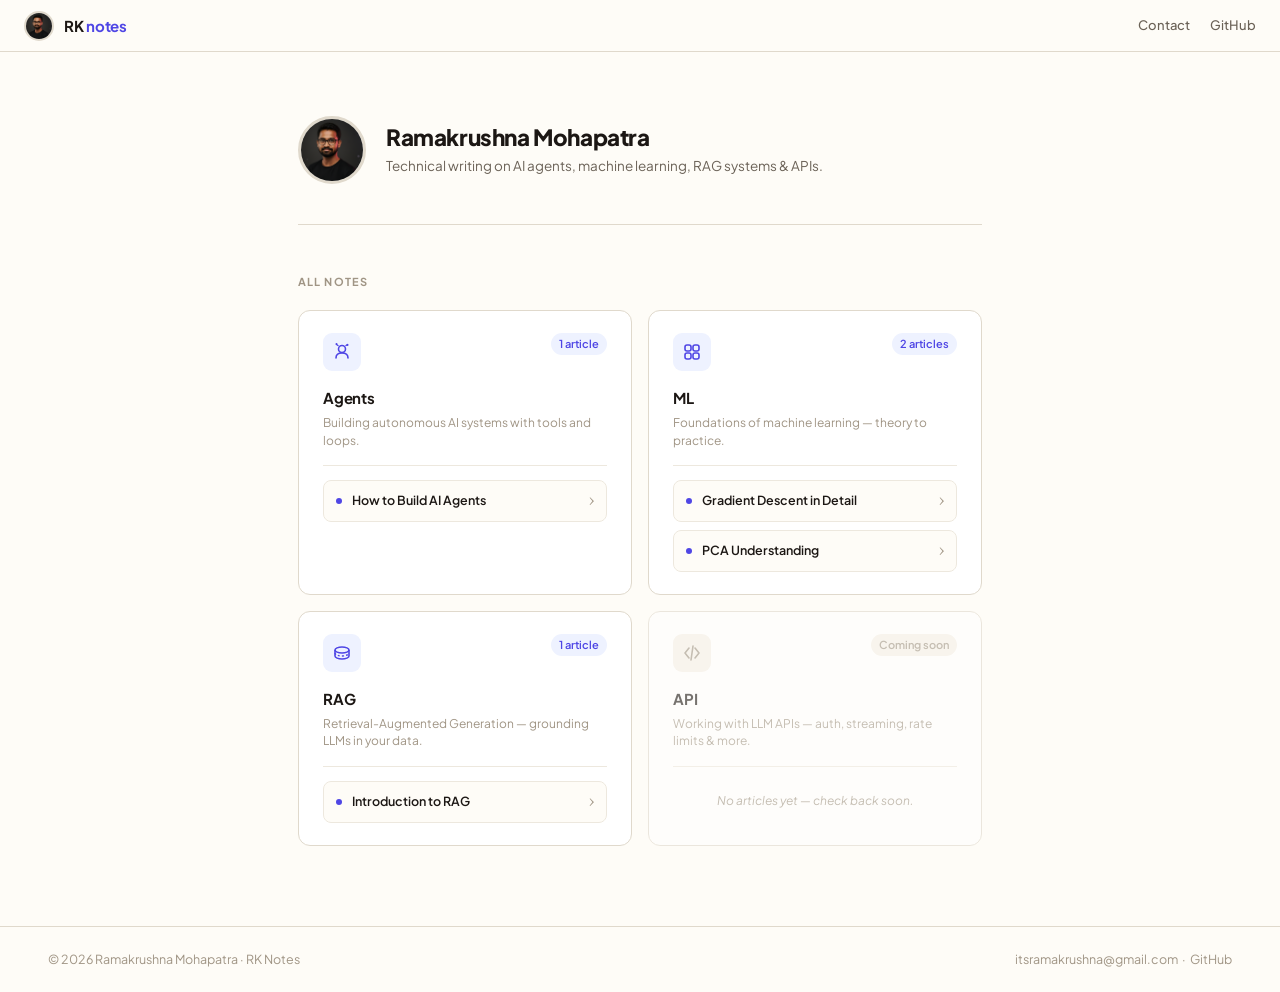
<file: index.html>
<!DOCTYPE html>
<html lang="en">
<head>
  <meta charset="UTF-8" />
  <meta name="viewport" content="width=device-width, initial-scale=1.0" />
  <title>RK Notes — Ramakrushna Mohapatra</title>
  <link rel="icon" type="image/svg+xml" href="data:image/svg+xml,<svg xmlns='http://www.w3.org/2000/svg' viewBox='0 0 32 32'><rect width='32' height='32' rx='7' fill='%234f46e5'/><text x='16' y='22' text-anchor='middle' font-family='system-ui,sans-serif' font-size='13' font-weight='800' fill='white'>RK</text></svg>" />
  <link rel="preconnect" href="https://fonts.googleapis.com" />
  <link rel="preconnect" href="https://fonts.gstatic.com" crossorigin />
  <link href="https://fonts.googleapis.com/css2?family=Lora:ital,wght@0,400;0,500;0,600;0,700;1,400;1,500&family=Plus+Jakarta+Sans:wght@400;500;600;700;800&family=JetBrains+Mono:wght@400;500&display=swap" rel="stylesheet" />
  <link rel="stylesheet" href="style.css" />
</head>
<body>

  <header class="site-header">
    <a class="logo-link" href="index.html">
      <img src="Ram.png" alt="Ramakrushna" class="logo-avatar" />
      <span class="logo-text">RK <span>notes</span></span>
    </a>
    <div class="header-right">
      <a href="mailto:itsramakrushna@gmail.com">Contact</a>
      <a href="#">GitHub</a>
    </div>
  </header>

  <div class="home-body">

    <div class="home-identity">
      <img src="Ram.png" alt="Ramakrushna" class="home-avatar" />
      <div>
        <div class="home-name">Ramakrushna Mohapatra</div>
        <div class="home-tagline">Technical writing on AI agents, machine learning, RAG systems &amp; APIs.</div>
      </div>
    </div>

    <div class="home-section-label">All Notes</div>

    <div class="folders-grid">

      <!-- Agents -->
      <div class="folder-card">
        <div class="fc-header">
          <div class="fc-icon-wrap">
            <svg width="20" height="20" viewBox="0 0 20 20" fill="none">
              <circle cx="10" cy="7" r="3.5" stroke="#4f46e5" stroke-width="1.6"/>
              <path d="M4 16c0-3.314 2.686-5 6-5s6 1.686 6 5" stroke="#4f46e5" stroke-width="1.6" stroke-linecap="round"/>
              <path d="M14 3.5l1.5-1M6 3.5L4.5 2.5" stroke="#4f46e5" stroke-width="1.4" stroke-linecap="round"/>
              <circle cx="15.5" cy="3" r="1" fill="#4f46e5"/>
              <circle cx="4.5" cy="2" r="1" fill="#4f46e5"/>
            </svg>
          </div>
          <span class="fc-badge">1 article</span>
        </div>
        <div class="fc-name">Agents</div>
        <div class="fc-desc">Building autonomous AI systems with tools and loops.</div>
        <div class="fc-articles">
          <a class="fc-article-link" href="how-to-build-ai-agents.html">
            <span class="fc-article-dot"></span>
            <span class="fc-article-title">How to Build AI Agents</span>
            <span class="fc-article-arrow">›</span>
          </a>
        </div>
      </div>

      <!-- ML -->
      <div class="folder-card">
        <div class="fc-header">
          <div class="fc-icon-wrap">
            <svg width="20" height="20" viewBox="0 0 20 20" fill="none">
              <rect x="3" y="3" width="6" height="6" rx="2" stroke="#4f46e5" stroke-width="1.6"/>
              <rect x="11" y="3" width="6" height="6" rx="2" stroke="#4f46e5" stroke-width="1.6"/>
              <rect x="3" y="11" width="6" height="6" rx="2" stroke="#4f46e5" stroke-width="1.6"/>
              <rect x="11" y="11" width="6" height="6" rx="2" stroke="#4f46e5" stroke-width="1.6"/>
            </svg>
          </div>
          <span class="fc-badge">2 articles</span>
        </div>
        <div class="fc-name">ML</div>
        <div class="fc-desc">Foundations of machine learning — theory to practice.</div>
        <div class="fc-articles">
          <a class="fc-article-link" href="gradient-descent-in-detail.html">
            <span class="fc-article-dot"></span>
            <span class="fc-article-title">Gradient Descent in Detail</span>
            <span class="fc-article-arrow">›</span>
          </a>
          <a class="fc-article-link" href="pca-understanding.html">
            <span class="fc-article-dot"></span>
            <span class="fc-article-title">PCA Understanding</span>
            <span class="fc-article-arrow">›</span>
          </a>
        </div>
      </div>

      <!-- RAG -->
      <div class="folder-card">
        <div class="fc-header">
          <div class="fc-icon-wrap">
            <svg width="20" height="20" viewBox="0 0 20 20" fill="none">
              <ellipse cx="10" cy="7" rx="7" ry="3" stroke="#4f46e5" stroke-width="1.6"/>
              <path d="M3 7v6c0 1.657 3.134 3 7 3s7-1.343 7-3V7" stroke="#4f46e5" stroke-width="1.6"/>
              <path d="M3 10c0 1.657 3.134 3 7 3s7-1.343 7-3" stroke="#4f46e5" stroke-width="1.4" stroke-dasharray="2 2"/>
            </svg>
          </div>
          <span class="fc-badge">1 article</span>
        </div>
        <div class="fc-name">RAG</div>
        <div class="fc-desc">Retrieval-Augmented Generation — grounding LLMs in your data.</div>
        <div class="fc-articles">
          <a class="fc-article-link" href="introduction-to-rag.html">
            <span class="fc-article-dot"></span>
            <span class="fc-article-title">Introduction to RAG</span>
            <span class="fc-article-arrow">›</span>
          </a>
        </div>
      </div>

      <!-- API -->
      <div class="folder-card empty">
        <div class="fc-header">
          <div class="fc-icon-wrap">
            <svg width="20" height="20" viewBox="0 0 20 20" fill="none">
              <path d="M7 5l-4 5 4 5" stroke="#a09585" stroke-width="1.6" stroke-linecap="round" stroke-linejoin="round"/>
              <path d="M13 5l4 5-4 5" stroke="#a09585" stroke-width="1.6" stroke-linecap="round" stroke-linejoin="round"/>
              <path d="M11 3l-2 14" stroke="#a09585" stroke-width="1.6" stroke-linecap="round"/>
            </svg>
          </div>
          <span class="fc-badge">Coming soon</span>
        </div>
        <div class="fc-name">API</div>
        <div class="fc-desc">Working with LLM APIs — auth, streaming, rate limits &amp; more.</div>
        <div class="fc-articles">
          <div class="fc-coming-soon">No articles yet — check back soon.</div>
        </div>
      </div>

    </div><!-- /folders-grid -->
  </div><!-- /home-body -->

  <footer class="site-footer">
    <span>© 2026 Ramakrushna Mohapatra · RK Notes</span>
    <span>
      <a href="mailto:itsramakrushna@gmail.com">itsramakrushna@gmail.com</a>
      &nbsp;·&nbsp;
      <a href="#">GitHub</a>
    </span>
  </footer>

</body>
</html>
</file>
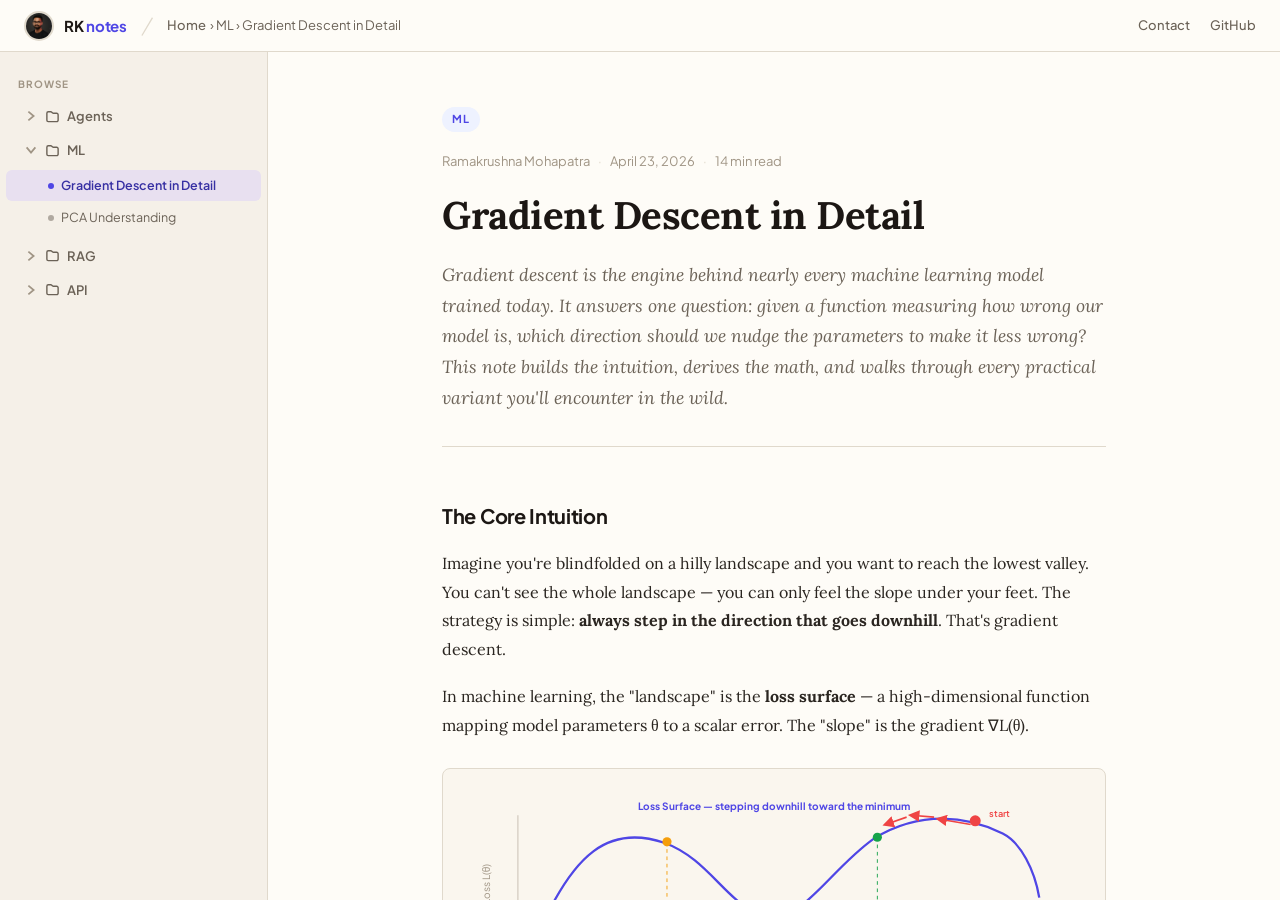
<file: gradient-descent-in-detail.html>
<!DOCTYPE html>
<html lang="en">
<head>
  <meta charset="UTF-8" />
  <meta name="viewport" content="width=device-width, initial-scale=1.0" />
  <title>Gradient Descent in Detail · RK Notes</title>
  <link rel="icon" type="image/svg+xml" href="data:image/svg+xml,<svg xmlns='http://www.w3.org/2000/svg' viewBox='0 0 32 32'><rect width='32' height='32' rx='7' fill='%234f46e5'/><text x='16' y='22' text-anchor='middle' font-family='system-ui,sans-serif' font-size='13' font-weight='800' fill='white'>RK</text></svg>" />
  <link rel="preconnect" href="https://fonts.googleapis.com" />
  <link rel="preconnect" href="https://fonts.gstatic.com" crossorigin />
  <link href="https://fonts.googleapis.com/css2?family=Lora:ital,wght@0,400;0,500;0,600;0,700;1,400;1,500&family=Plus+Jakarta+Sans:wght@400;500;600;700;800&family=JetBrains+Mono:wght@400;500&display=swap" rel="stylesheet" />
  <link rel="stylesheet" href="style.css" />
</head>
<body>

  <header class="site-header">
    <a class="logo-link" href="index.html">
      <img src="Ram.png" alt="Ramakrushna" class="logo-avatar" />
      <span class="logo-text">RK <span>notes</span></span>
    </a>
    <span class="header-sep">/</span>
    <nav class="header-breadcrumb">
      <a href="index.html">Home</a>
      &nbsp;›&nbsp;ML&nbsp;›&nbsp;Gradient Descent in Detail
    </nav>
    <div class="header-right">
      <a href="mailto:itsramakrushna@gmail.com">Contact</a>
      <a href="#">GitHub</a>
    </div>
  </header>

  <div class="layout">
    <aside class="sidebar">
      <div class="sidebar-section-label">Browse</div>

      <div class="folder-item" id="folder-agents">
        <div class="folder-header" onclick="toggleFolder('folder-agents')">
          <svg class="folder-chevron" viewBox="0 0 16 16" fill="none" stroke="currentColor" stroke-width="2"><polyline points="5 3 11 8 5 13"/></svg>
          <svg class="folder-icon-svg" viewBox="0 0 16 16" fill="none" stroke="currentColor" stroke-width="1.5"><path d="M2 4.5A1.5 1.5 0 013.5 3h2.672a1.5 1.5 0 011.06.44l.829.828A1.5 1.5 0 009.12 4.5H12.5A1.5 1.5 0 0114 6v6a1.5 1.5 0 01-1.5 1.5h-9A1.5 1.5 0 012 12V4.5z"/></svg>
          Agents
        </div>
        <div class="folder-children">
          <a class="nav-link" href="how-to-build-ai-agents.html"><span class="file-dot"></span>How to Build AI Agents</a>
        </div>
      </div>

      <div class="folder-item open" id="folder-ml">
        <div class="folder-header" onclick="toggleFolder('folder-ml')">
          <svg class="folder-chevron" viewBox="0 0 16 16" fill="none" stroke="currentColor" stroke-width="2"><polyline points="5 3 11 8 5 13"/></svg>
          <svg class="folder-icon-svg" viewBox="0 0 16 16" fill="none" stroke="currentColor" stroke-width="1.5"><path d="M2 4.5A1.5 1.5 0 013.5 3h2.672a1.5 1.5 0 011.06.44l.829.828A1.5 1.5 0 009.12 4.5H12.5A1.5 1.5 0 0114 6v6a1.5 1.5 0 01-1.5 1.5h-9A1.5 1.5 0 012 12V4.5z"/></svg>
          ML
        </div>
        <div class="folder-children">
          <a class="nav-link active" href="gradient-descent-in-detail.html"><span class="file-dot"></span>Gradient Descent in Detail</a>
          <a class="nav-link" href="pca-understanding.html"><span class="file-dot"></span>PCA Understanding</a>
        </div>
      </div>

      <div class="folder-item" id="folder-rag">
        <div class="folder-header" onclick="toggleFolder('folder-rag')">
          <svg class="folder-chevron" viewBox="0 0 16 16" fill="none" stroke="currentColor" stroke-width="2"><polyline points="5 3 11 8 5 13"/></svg>
          <svg class="folder-icon-svg" viewBox="0 0 16 16" fill="none" stroke="currentColor" stroke-width="1.5"><path d="M2 4.5A1.5 1.5 0 013.5 3h2.672a1.5 1.5 0 011.06.44l.829.828A1.5 1.5 0 009.12 4.5H12.5A1.5 1.5 0 0114 6v6a1.5 1.5 0 01-1.5 1.5h-9A1.5 1.5 0 012 12V4.5z"/></svg>
          RAG
        </div>
        <div class="folder-children">
          <a class="nav-link" href="introduction-to-rag.html"><span class="file-dot"></span>Introduction to RAG</a>
        </div>
      </div>

      <div class="folder-item" id="folder-api">
        <div class="folder-header" onclick="toggleFolder('folder-api')">
          <svg class="folder-chevron" viewBox="0 0 16 16" fill="none" stroke="currentColor" stroke-width="2"><polyline points="5 3 11 8 5 13"/></svg>
          <svg class="folder-icon-svg" viewBox="0 0 16 16" fill="none" stroke="currentColor" stroke-width="1.5"><path d="M2 4.5A1.5 1.5 0 013.5 3h2.672a1.5 1.5 0 011.06.44l.829.828A1.5 1.5 0 009.12 4.5H12.5A1.5 1.5 0 0114 6v6a1.5 1.5 0 01-1.5 1.5h-9A1.5 1.5 0 012 12V4.5z"/></svg>
          API
        </div>
        <div class="folder-children">
          <div class="nav-coming-soon">Coming soon…</div>
        </div>
      </div>
    </aside>

    <main class="main">
      <div class="article-container">

        <div class="article-tag">ML</div>
        <div class="article-meta">
          Ramakrushna Mohapatra <span class="sep">·</span> April 23, 2026 <span class="sep">·</span> 14 min read
        </div>
        <h1 class="article-title">Gradient Descent in Detail</h1>
        <p class="article-intro">
          Gradient descent is the engine behind nearly every machine learning model trained today. It answers
          one question: given a function measuring how wrong our model is, which direction should we nudge the
          parameters to make it less wrong? This note builds the intuition, derives the math, and walks through
          every practical variant you'll encounter in the wild.
        </p>

        <div class="article-body">

          <h2>The Core Intuition</h2>
          <p>
            Imagine you're blindfolded on a hilly landscape and you want to reach the lowest valley. You can't
            see the whole landscape — you can only feel the slope under your feet. The strategy is simple:
            <strong>always step in the direction that goes downhill</strong>. That's gradient descent.
          </p>
          <p>
            In machine learning, the "landscape" is the <strong>loss surface</strong> — a high-dimensional
            function mapping model parameters θ to a scalar error. The "slope" is the gradient ∇L(θ).
          </p>

          <!-- Diagram 1: Loss landscape -->
          <div class="diagram-wrap">
            <svg viewBox="0 0 680 200" width="100%" xmlns="http://www.w3.org/2000/svg" font-family="'Plus Jakarta Sans',sans-serif">
              <!-- Axis -->
              <line x1="60" y1="170" x2="620" y2="170" stroke="#d6cfc3" stroke-width="1.5"/>
              <line x1="60" y1="20"  x2="60"  y2="170" stroke="#d6cfc3" stroke-width="1.5"/>
              <text x="340" y="192" text-anchor="middle" font-size="11" fill="#a09585">Parameter θ</text>
              <text x="30" y="95" text-anchor="middle" font-size="11" fill="#a09585" transform="rotate(-90,30,95)">Loss L(θ)</text>

              <!-- Loss curve (parabola-ish with a local min) -->
              <path d="M80,155 C120,60 160,30 220,50 C270,68 290,120 330,130
                        C370,140 400,80 450,45 C500,15 550,20 590,40 C610,50 625,80 630,110"
                    fill="none" stroke="#4f46e5" stroke-width="2.5"/>

              <!-- Global minimum marker -->
              <circle cx="453" cy="44" r="5" fill="#16a34a"/>
              <line x1="453" y1="44" x2="453" y2="170" stroke="#16a34a" stroke-width="1" stroke-dasharray="4"/>
              <text x="453" y="185" text-anchor="middle" font-size="10" fill="#16a34a" font-weight="600">global min</text>

              <!-- Local minimum marker -->
              <circle cx="223" cy="49" r="5" fill="#f59e0b"/>
              <line x1="223" y1="49" x2="223" y2="170" stroke="#f59e0b" stroke-width="1" stroke-dasharray="4"/>
              <text x="223" y="185" text-anchor="middle" font-size="10" fill="#f59e0b" font-weight="600">local min</text>

              <!-- Starting point and gradient arrows -->
              <circle cx="560" cy="26" r="6" fill="#ef4444"/>
              <text x="575" y="22" font-size="10" fill="#ef4444" font-weight="600">start</text>

              <!-- Step arrows going downhill toward global min -->
              <path d="M555,30 L520,24" stroke="#ef4444" stroke-width="1.8" marker-end="url(#arr-gd)"/>
              <path d="M515,22 L490,20" stroke="#ef4444" stroke-width="1.8" marker-end="url(#arr-gd)"/>
              <path d="M485,22 L462,30" stroke="#ef4444" stroke-width="1.8" marker-end="url(#arr-gd)"/>
              <defs>
                <marker id="arr-gd" markerWidth="7" markerHeight="7" refX="5" refY="3.5" orient="auto">
                  <path d="M0,0 L7,3.5 L0,7 Z" fill="#ef4444"/>
                </marker>
              </defs>

              <text x="340" y="14" text-anchor="middle" font-size="11" font-weight="700" fill="#4f46e5">Loss Surface — stepping downhill toward the minimum</text>
            </svg>
            <div class="diagram-caption">Figure 1 — Gradient descent navigates the loss surface by following the negative gradient</div>
          </div>

          <h2>The Mathematics</h2>
          <p>Given a loss function <em>L(θ)</em> and current parameters <em>θ</em>, the update rule is:</p>

          <div style="background:#faf6ee;border:1px solid var(--border);border-radius:8px;padding:20px 28px;margin:20px 0;text-align:center;">
            <span style="font-family:var(--font-mono);font-size:1.05rem;color:var(--text);letter-spacing:0.02em;">
              θ &nbsp;←&nbsp; θ &nbsp;−&nbsp; α · ∇<sub>θ</sub>L(θ)
            </span>
            <div style="font-family:var(--font-sans);font-size:11.5px;color:var(--text-faint);margin-top:10px;display:flex;gap:24px;justify-content:center;flex-wrap:wrap;">
              <span><strong>θ</strong> = model parameters</span>
              <span><strong>α</strong> = learning rate</span>
              <span><strong>∇L(θ)</strong> = gradient of loss</span>
            </div>
          </div>

          <p>
            The gradient <em>∇L(θ)</em> is a vector of partial derivatives — one per parameter. It points in the
            direction of <em>steepest ascent</em>. We subtract it (hence <em>negative</em> gradient) to go downhill.
          </p>

          <h3>A Worked Example</h3>
          <p>Suppose our loss is simply <em>L(θ) = θ²</em>. The gradient is <em>dL/dθ = 2θ</em>. Starting at θ = 4 with α = 0.1:</p>

          <div class="code-block">
            <div class="code-block-header"><span class="code-lang">python</span><button class="copy-btn" onclick="copyCode(this)">Copy</button></div>
            <pre><code>theta = <span class="tn">4.0</span>
alpha = <span class="tn">0.1</span>

<span class="tk">for</span> step <span class="tk">in</span> <span class="tf">range</span>(<span class="tn">10</span>):
    loss     = theta ** <span class="tn">2</span>
    gradient = <span class="tn">2</span> * theta          <span class="tc"># dL/dθ</span>
    theta    = theta - alpha * gradient
    <span class="tf">print</span>(<span class="ts">f"step {step+1:2d}: θ={theta:.4f}  L={theta**2:.4f}"</span>)

<span class="tc"># step  1: θ=3.2000  L=10.2400</span>
<span class="tc"># step  2: θ=2.5600  L=6.5536</span>
<span class="tc"># ...converges toward θ=0 (minimum)</span></code></pre>
          </div>

          <h2>The Three Variants</h2>
          <p>The key difference between variants is <em>how many samples</em> you use to estimate the gradient at each step.</p>

          <!-- Diagram 2: Variants comparison -->
          <div class="diagram-wrap">
            <svg viewBox="0 0 680 160" width="100%" xmlns="http://www.w3.org/2000/svg" font-family="'Plus Jakarta Sans',sans-serif">
              <!-- Batch GD -->
              <rect x="20" y="20" width="196" height="120" rx="10" fill="#fff" stroke="#e0d9cc" stroke-width="1.5"/>
              <rect x="20" y="20" width="196" height="36" rx="10" fill="#4f46e5"/>
              <rect x="20" y="44" width="196" height="12" fill="#4f46e5"/>
              <text x="118" y="44" text-anchor="middle" font-size="12" font-weight="700" fill="#fff">Batch GD</text>
              <text x="118" y="78" text-anchor="middle" font-size="11" fill="#2a2520">Uses <tspan font-weight="700">all N samples</tspan></text>
              <text x="118" y="95" text-anchor="middle" font-size="11" fill="#2a2520">per update</text>
              <text x="118" y="116" text-anchor="middle" font-size="10" fill="#16a34a" font-weight="600">✓ Smooth convergence</text>
              <text x="118" y="131" text-anchor="middle" font-size="10" fill="#ef4444" font-weight="600">✗ Slow on large datasets</text>

              <!-- SGD -->
              <rect x="242" y="20" width="196" height="120" rx="10" fill="#fff" stroke="#e0d9cc" stroke-width="1.5"/>
              <rect x="242" y="20" width="196" height="36" rx="10" fill="#f59e0b"/>
              <rect x="242" y="44" width="196" height="12" fill="#f59e0b"/>
              <text x="340" y="44" text-anchor="middle" font-size="12" font-weight="700" fill="#fff">Stochastic GD (SGD)</text>
              <text x="340" y="78" text-anchor="middle" font-size="11" fill="#2a2520">Uses <tspan font-weight="700">1 sample</tspan></text>
              <text x="340" y="95" text-anchor="middle" font-size="11" fill="#2a2520">per update</text>
              <text x="340" y="116" text-anchor="middle" font-size="10" fill="#16a34a" font-weight="600">✓ Fast updates</text>
              <text x="340" y="131" text-anchor="middle" font-size="10" fill="#ef4444" font-weight="600">✗ Noisy / erratic path</text>

              <!-- Mini-batch -->
              <rect x="464" y="20" width="196" height="120" rx="10" fill="#fff" stroke="#e0d9cc" stroke-width="1.5"/>
              <rect x="464" y="20" width="196" height="36" rx="10" fill="#16a34a"/>
              <rect x="464" y="44" width="196" height="12" fill="#16a34a"/>
              <text x="562" y="44" text-anchor="middle" font-size="12" font-weight="700" fill="#fff">Mini-batch GD</text>
              <text x="562" y="78" text-anchor="middle" font-size="11" fill="#2a2520">Uses <tspan font-weight="700">32–256 samples</tspan></text>
              <text x="562" y="95" text-anchor="middle" font-size="11" fill="#2a2520">per update</text>
              <text x="562" y="116" text-anchor="middle" font-size="10" fill="#16a34a" font-weight="600">✓ Best of both worlds</text>
              <text x="562" y="131" text-anchor="middle" font-size="10" fill="#16a34a" font-weight="600">✓ GPU-parallelisable</text>
            </svg>
            <div class="diagram-caption">Figure 2 — The three gradient descent variants differ only in batch size. Mini-batch is the default in practice.</div>
          </div>

          <h2>The Learning Rate: Everything Depends On It</h2>
          <p>
            The learning rate α controls how big each step is. Too small and training takes forever; too large
            and you overshoot the minimum and diverge.
          </p>

          <!-- Diagram 3: Learning rate effects -->
          <div class="diagram-wrap">
            <svg viewBox="0 0 680 200" width="100%" xmlns="http://www.w3.org/2000/svg" font-family="'Plus Jakarta Sans',sans-serif">
              <!-- Shared axes helper: three mini charts -->

              <!-- Too small -->
              <text x="113" y="16" text-anchor="middle" font-size="11" font-weight="700" fill="#ef4444">α too small</text>
              <line x1="30" y1="170" x2="200" y2="170" stroke="#d6cfc3" stroke-width="1"/>
              <line x1="30" y1="30"  x2="30"  y2="170" stroke="#d6cfc3" stroke-width="1"/>
              <text x="113" y="183" text-anchor="middle" font-size="9" fill="#a09585">steps →</text>
              <text x="18" y="100" text-anchor="middle" font-size="9" fill="#a09585" transform="rotate(-90,18,100)">loss</text>
              <path d="M35,155 C50,148 70,141 90,135 C110,129 130,123 150,118 C165,114 180,110 195,107"
                    fill="none" stroke="#ef4444" stroke-width="2" stroke-dasharray="5,3"/>
              <text x="113" y="100" text-anchor="middle" font-size="10" fill="#ef4444">slow convergence</text>

              <!-- Just right -->
              <text x="340" y="16" text-anchor="middle" font-size="11" font-weight="700" fill="#16a34a">α just right ✓</text>
              <line x1="257" y1="170" x2="427" y2="170" stroke="#d6cfc3" stroke-width="1"/>
              <line x1="257" y1="30"  x2="257" y2="170" stroke="#d6cfc3" stroke-width="1"/>
              <path d="M262,155 C290,100 310,55 340,35 C360,22 390,20 422,20"
                    fill="none" stroke="#16a34a" stroke-width="2"/>
              <text x="340" y="100" text-anchor="middle" font-size="10" fill="#16a34a">fast, stable</text>

              <!-- Too large -->
              <text x="567" y="16" text-anchor="middle" font-size="11" font-weight="700" fill="#f59e0b">α too large</text>
              <line x1="484" y1="170" x2="654" y2="170" stroke="#d6cfc3" stroke-width="1"/>
              <line x1="484" y1="30"  x2="484" y2="170" stroke="#d6cfc3" stroke-width="1"/>
              <!-- Oscillating / diverging path -->
              <path d="M489,155 C500,40 510,160 525,30 C540,155 555,25 570,150 C580,50 595,140 610,45 C622,135 635,55 650,145"
                    fill="none" stroke="#f59e0b" stroke-width="2"/>
              <text x="567" y="100" text-anchor="middle" font-size="10" fill="#f59e0b">oscillates / diverges</text>
            </svg>
            <div class="diagram-caption">Figure 3 — Learning rate is the most important hyperparameter: too small wastes time, too large causes divergence</div>
          </div>

          <h2>Advanced Optimizers</h2>
          <p>
            Plain SGD suffers from slow convergence and sensitivity to the learning rate. Modern optimizers
            fix this by adapting the step size for each parameter automatically.
          </p>

          <h3>Momentum</h3>
          <p>Keeps a running average of past gradients (a "velocity"), so the update smooths out noisy oscillations and accelerates in consistent directions.</p>

          <div class="code-block">
            <div class="code-block-header"><span class="code-lang">python</span><button class="copy-btn" onclick="copyCode(this)">Copy</button></div>
            <pre><code><span class="tc"># Momentum SGD — manual implementation</span>
velocity = <span class="tn">0</span>
beta     = <span class="tn">0.9</span>   <span class="tc"># momentum coefficient</span>
alpha    = <span class="tn">0.01</span>  <span class="tc"># learning rate</span>

<span class="tk">for</span> grad <span class="tk">in</span> gradients:
    velocity = beta * velocity + (<span class="tn">1</span> - beta) * grad
    theta   -= alpha * velocity</code></pre>
          </div>

          <h3>Adam (Adaptive Moment Estimation)</h3>
          <p>
            Adam combines momentum (1st moment) with per-parameter learning rate scaling (2nd moment). It's the
            default optimizer for almost every deep learning project.
          </p>

          <div class="code-block">
            <div class="code-block-header"><span class="code-lang">python</span><button class="copy-btn" onclick="copyCode(this)">Copy</button></div>
            <pre><code><span class="tc"># Adam — manual implementation</span>
<span class="tk">import</span> numpy <span class="tk">as</span> np

m, v = <span class="tn">0</span>, <span class="tn">0</span>          <span class="tc"># 1st & 2nd moment estimates</span>
beta1, beta2 = <span class="tn">0.9</span>, <span class="tn">0.999</span>
alpha, eps   = <span class="tn">1e-3</span>, <span class="tn">1e-8</span>

<span class="tk">for</span> t, grad <span class="tk">in</span> <span class="tf">enumerate</span>(gradients, <span class="tn">1</span>):
    m = beta1 * m + (<span class="tn">1</span> - beta1) * grad           <span class="tc"># biased 1st moment</span>
    v = beta2 * v + (<span class="tn">1</span> - beta2) * grad ** <span class="tn">2</span>       <span class="tc"># biased 2nd moment</span>
    m_hat = m / (<span class="tn">1</span> - beta1 ** t)                   <span class="tc"># bias-corrected</span>
    v_hat = v / (<span class="tn">1</span> - beta2 ** t)
    theta -= alpha * m_hat / (np.sqrt(v_hat) + eps)</code></pre>
          </div>

          <table>
            <thead><tr><th>Optimizer</th><th>Adaptive LR</th><th>Momentum</th><th>Best for</th></tr></thead>
            <tbody>
              <tr><td><strong>SGD</strong></td><td>No</td><td>Optional</td><td>Computer vision (with tuning)</td></tr>
              <tr><td><strong>SGD + Momentum</strong></td><td>No</td><td>Yes</td><td>Smoother convergence</td></tr>
              <tr><td><strong>RMSProp</strong></td><td>Yes</td><td>No</td><td>RNNs, non-stationary problems</td></tr>
              <tr><td><strong>Adam</strong></td><td>Yes</td><td>Yes</td><td>General default, NLP, vision</td></tr>
              <tr><td><strong>AdamW</strong></td><td>Yes</td><td>Yes</td><td>Transformers (weight decay fix)</td></tr>
            </tbody>
          </table>

          <h2>Full Training Loop in PyTorch</h2>

          <div class="code-block">
            <div class="code-block-header"><span class="code-lang">python</span><button class="copy-btn" onclick="copyCode(this)">Copy</button></div>
            <pre><code><span class="tk">import</span> torch, torch.nn <span class="tk">as</span> nn
<span class="tk">from</span> torch.utils.data <span class="tk">import</span> DataLoader, TensorDataset

<span class="tc"># Toy dataset</span>
X = torch.randn(<span class="tn">1000</span>, <span class="tn">10</span>)
y = torch.randn(<span class="tn">1000</span>, <span class="tn">1</span>)
loader = DataLoader(TensorDataset(X, y), batch_size=<span class="tn">32</span>, shuffle=<span class="tcl">True</span>)

<span class="tc"># Model + optimizer</span>
model = nn.Sequential(nn.Linear(<span class="tn">10</span>, <span class="tn">64</span>), nn.ReLU(), nn.Linear(<span class="tn">64</span>, <span class="tn">1</span>))
opt   = torch.optim.Adam(model.parameters(), lr=<span class="tn">1e-3</span>, weight_decay=<span class="tn">1e-4</span>)
loss_fn = nn.MSELoss()

<span class="tk">for</span> epoch <span class="tk">in</span> <span class="tf">range</span>(<span class="tn">20</span>):
    epoch_loss = <span class="tn">0</span>
    <span class="tk">for</span> xb, yb <span class="tk">in</span> loader:
        pred = model(xb)            <span class="tc"># forward pass</span>
        loss = loss_fn(pred, yb)    <span class="tc"># compute loss</span>
        opt.zero_grad()             <span class="tc"># clear old gradients</span>
        loss.backward()             <span class="tc"># backprop → compute ∇L</span>
        opt.step()                  <span class="tc"># θ ← θ − α∇L</span>
        epoch_loss += loss.item()
    <span class="tf">print</span>(<span class="ts">f"Epoch {epoch+1:2d} | loss {epoch_loss/len(loader):.4f}"</span>)</code></pre>
          </div>

          <h2>Learning Rate Schedules</h2>
          <p>A fixed learning rate is rarely optimal. Schedules decay it over time so early training makes large, exploratory steps and later training makes fine, precise ones.</p>

          <div class="code-block">
            <div class="code-block-header"><span class="code-lang">python</span><button class="copy-btn" onclick="copyCode(this)">Copy</button></div>
            <pre><code"><span class="tc"># Cosine annealing — smoothly decays to a minimum LR</span>
scheduler = torch.optim.lr_scheduler.CosineAnnealingLR(
    opt, T_max=<span class="tn">20</span>, eta_min=<span class="tn">1e-6</span>
)

<span class="tk">for</span> epoch <span class="tk">in</span> <span class="tf">range</span>(<span class="tn">20</span>):
    train_one_epoch(model, loader, opt, loss_fn)
    scheduler.step()
    <span class="tf">print</span>(<span class="ts">f"LR: {scheduler.get_last_lr()[0]:.2e}"</span>)</code></pre>
          </div>

          <h2>Common Pitfalls</h2>
          <ul>
            <li><strong>Vanishing gradients</strong> — in deep networks, gradients shrink to near-zero in early layers. Fix: use ReLU activations, batch normalisation, residual connections.</li>
            <li><strong>Exploding gradients</strong> — gradients grow unboundedly. Fix: gradient clipping (<code>torch.nn.utils.clip_grad_norm_</code>).</li>
            <li><strong>Stuck in local minima</strong> — less of a problem in high-dimensional spaces than people think; saddle points are more common. Fix: SGD noise helps escape.</li>
            <li><strong>Not zero-ing gradients</strong> — PyTorch accumulates gradients by default. Always call <code>optimizer.zero_grad()</code> before <code>loss.backward()</code>.</li>
            <li><strong>Learning rate too high at start</strong> — use learning rate warmup for transformers and large models.</li>
          </ul>

          <div class="callout tip">
            <span class="callout-label">Rule of thumb</span>
            <p>Start with Adam at lr=1e-3. If it diverges, try 1e-4. If it's too slow, try 3e-3. Use a cosine schedule for fine-tuning.</p>
          </div>

          <h2>Resources to Read More</h2>
          <div class="resources-grid">
            <a class="resource-card" href="https://www.deeplearning.ai/ai-notes/optimization/" target="_blank" rel="noopener">
              <div class="resource-card-type">Article</div>
              <div class="resource-card-title">DeepLearning.AI — Optimization Notes</div>
              <div class="resource-card-desc">Visual, interactive explainer of gradient descent and its variants.</div>
            </a>
            <a class="resource-card" href="https://arxiv.org/abs/1412.6980" target="_blank" rel="noopener">
              <div class="resource-card-type">Paper</div>
              <div class="resource-card-title">Adam: A Method for Stochastic Optimization</div>
              <div class="resource-card-desc">The original Kingma &amp; Ba paper introducing the Adam optimizer.</div>
            </a>
            <a class="resource-card" href="https://pytorch.org/docs/stable/optim.html" target="_blank" rel="noopener">
              <div class="resource-card-type">Docs</div>
              <div class="resource-card-title">PyTorch Optimizer Docs</div>
              <div class="resource-card-desc">All built-in optimizers and scheduler APIs with examples.</div>
            </a>
            <a class="resource-card" href="https://cs231n.github.io/neural-networks-3/" target="_blank" rel="noopener">
              <div class="resource-card-type">Course notes</div>
              <div class="resource-card-title">CS231n — Training Neural Nets</div>
              <div class="resource-card-desc">Stanford's canonical notes on gradient descent, learning rates and regularisation.</div>
            </a>
          </div>

          <hr>
          <p style="color:var(--text-faint);font-family:var(--font-sans);font-size:0.875rem;">
            Written by Ramakrushna Mohapatra · April 23, 2026 ·
            Found a mistake? <a href="mailto:itsramakrushna@gmail.com">Email me</a>
          </p>
        </div>
      </div>

      <footer class="site-footer">
        <span>RK Notes · Ramakrushna Mohapatra</span>
        <span><a href="mailto:itsramakrushna@gmail.com">Contact</a> · <a href="index.html">← All notes</a></span>
      </footer>
    </main>
  </div>

  <script>
    function toggleFolder(id) { document.getElementById(id).classList.toggle('open'); }
    function copyCode(btn) {
      const pre = btn.closest('.code-block').querySelector('pre');
      navigator.clipboard.writeText(pre.innerText).then(() => {
        btn.textContent = 'Copied!'; btn.classList.add('copied');
        setTimeout(() => { btn.textContent = 'Copy'; btn.classList.remove('copied'); }, 2000);
      });
    }
  </script>
</body>
</html>
</file>
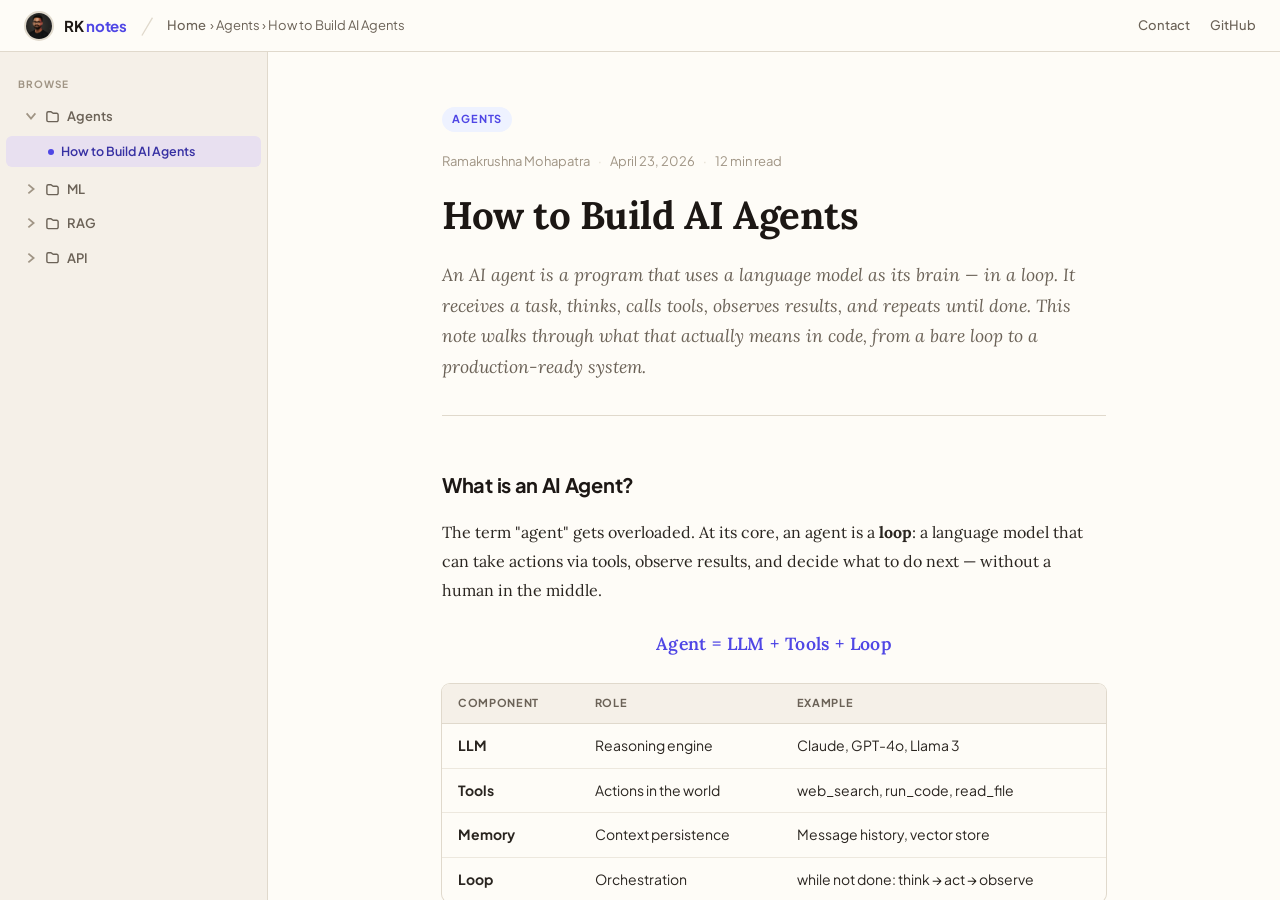
<file: how-to-build-ai-agents.html>
<!DOCTYPE html>
<html lang="en">
<head>
  <meta charset="UTF-8" />
  <meta name="viewport" content="width=device-width, initial-scale=1.0" />
  <title>How to Build AI Agents · RK Notes</title>
  <link rel="icon" type="image/svg+xml" href="data:image/svg+xml,<svg xmlns='http://www.w3.org/2000/svg' viewBox='0 0 32 32'><rect width='32' height='32' rx='7' fill='%234f46e5'/><text x='16' y='22' text-anchor='middle' font-family='system-ui,sans-serif' font-size='13' font-weight='800' fill='white'>RK</text></svg>" />
  <link rel="preconnect" href="https://fonts.googleapis.com" />
  <link rel="preconnect" href="https://fonts.gstatic.com" crossorigin />
  <link href="https://fonts.googleapis.com/css2?family=Lora:ital,wght@0,400;0,500;0,600;0,700;1,400;1,500&family=Plus+Jakarta+Sans:wght@400;500;600;700;800&family=JetBrains+Mono:wght@400;500&display=swap" rel="stylesheet" />
  <link rel="stylesheet" href="style.css" />
</head>
<body>

  <header class="site-header">
    <a class="logo-link" href="index.html">
      <img src="Ram.png" alt="Ramakrushna" class="logo-avatar" />
      <span class="logo-text">RK <span>notes</span></span>
    </a>
    <span class="header-sep">/</span>
    <nav class="header-breadcrumb">
      <a href="index.html">Home</a>
      &nbsp;›&nbsp;Agents&nbsp;›&nbsp;How to Build AI Agents
    </nav>
    <div class="header-right">
      <a href="mailto:itsramakrushna@gmail.com">Contact</a>
      <a href="#">GitHub</a>
    </div>
  </header>

  <div class="layout">

    <!-- Sidebar -->
    <aside class="sidebar">
      <div class="sidebar-section-label">Browse</div>

      <div class="folder-item open" id="folder-agents">
        <div class="folder-header" onclick="toggleFolder('folder-agents')">
          <svg class="folder-chevron" viewBox="0 0 16 16" fill="none" stroke="currentColor" stroke-width="2"><polyline points="5 3 11 8 5 13"/></svg>
          <svg class="folder-icon-svg" viewBox="0 0 16 16" fill="none" stroke="currentColor" stroke-width="1.5"><path d="M2 4.5A1.5 1.5 0 013.5 3h2.672a1.5 1.5 0 011.06.44l.829.828A1.5 1.5 0 009.12 4.5H12.5A1.5 1.5 0 0114 6v6a1.5 1.5 0 01-1.5 1.5h-9A1.5 1.5 0 012 12V4.5z"/></svg>
          Agents
        </div>
        <div class="folder-children">
          <a class="nav-link active" href="how-to-build-ai-agents.html">
            <span class="file-dot"></span>How to Build AI Agents
          </a>
        </div>
      </div>

      <div class="folder-item" id="folder-ml">
        <div class="folder-header" onclick="toggleFolder('folder-ml')">
          <svg class="folder-chevron" viewBox="0 0 16 16" fill="none" stroke="currentColor" stroke-width="2"><polyline points="5 3 11 8 5 13"/></svg>
          <svg class="folder-icon-svg" viewBox="0 0 16 16" fill="none" stroke="currentColor" stroke-width="1.5"><path d="M2 4.5A1.5 1.5 0 013.5 3h2.672a1.5 1.5 0 011.06.44l.829.828A1.5 1.5 0 009.12 4.5H12.5A1.5 1.5 0 0114 6v6a1.5 1.5 0 01-1.5 1.5h-9A1.5 1.5 0 012 12V4.5z"/></svg>
          ML
        </div>
        <div class="folder-children">
          <a class="nav-link" href="gradient-descent-in-detail.html"><span class="file-dot"></span>Gradient Descent in Detail</a>
          <a class="nav-link" href="pca-understanding.html"><span class="file-dot"></span>PCA Understanding</a>
        </div>
      </div>

      <div class="folder-item" id="folder-rag">
        <div class="folder-header" onclick="toggleFolder('folder-rag')">
          <svg class="folder-chevron" viewBox="0 0 16 16" fill="none" stroke="currentColor" stroke-width="2"><polyline points="5 3 11 8 5 13"/></svg>
          <svg class="folder-icon-svg" viewBox="0 0 16 16" fill="none" stroke="currentColor" stroke-width="1.5"><path d="M2 4.5A1.5 1.5 0 013.5 3h2.672a1.5 1.5 0 011.06.44l.829.828A1.5 1.5 0 009.12 4.5H12.5A1.5 1.5 0 0114 6v6a1.5 1.5 0 01-1.5 1.5h-9A1.5 1.5 0 012 12V4.5z"/></svg>
          RAG
        </div>
        <div class="folder-children">
          <a class="nav-link" href="introduction-to-rag.html">
            <span class="file-dot"></span>Introduction to RAG
          </a>
        </div>
      </div>

      <div class="folder-item" id="folder-api">
        <div class="folder-header" onclick="toggleFolder('folder-api')">
          <svg class="folder-chevron" viewBox="0 0 16 16" fill="none" stroke="currentColor" stroke-width="2"><polyline points="5 3 11 8 5 13"/></svg>
          <svg class="folder-icon-svg" viewBox="0 0 16 16" fill="none" stroke="currentColor" stroke-width="1.5"><path d="M2 4.5A1.5 1.5 0 013.5 3h2.672a1.5 1.5 0 011.06.44l.829.828A1.5 1.5 0 009.12 4.5H12.5A1.5 1.5 0 0114 6v6a1.5 1.5 0 01-1.5 1.5h-9A1.5 1.5 0 012 12V4.5z"/></svg>
          API
        </div>
        <div class="folder-children">
          <div class="nav-coming-soon">Coming soon…</div>
        </div>
      </div>
    </aside>

    <!-- Article -->
    <main class="main">
      <div class="article-container">

        <div class="article-tag">Agents</div>
        <div class="article-meta">
          Ramakrushna Mohapatra <span class="sep">·</span> April 23, 2026 <span class="sep">·</span> 12 min read
        </div>
        <h1 class="article-title">How to Build AI Agents</h1>
        <p class="article-intro">
          An AI agent is a program that uses a language model as its brain — in a loop. It receives a task,
          thinks, calls tools, observes results, and repeats until done. This note walks through what that
          actually means in code, from a bare loop to a production-ready system.
        </p>

        <div class="article-body">

          <h2>What is an AI Agent?</h2>
          <p>The term "agent" gets overloaded. At its core, an agent is a <strong>loop</strong>: a language model that can take actions via tools, observe results, and decide what to do next — without a human in the middle.</p>
          <p style="text-align:center;font-size:1.1rem;font-weight:600;letter-spacing:0.02em;color:var(--accent);margin:24px 0;">Agent = LLM + Tools + Loop</p>

          <table>
            <thead><tr><th>Component</th><th>Role</th><th>Example</th></tr></thead>
            <tbody>
              <tr><td><strong>LLM</strong></td><td>Reasoning engine</td><td>Claude, GPT-4o, Llama 3</td></tr>
              <tr><td><strong>Tools</strong></td><td>Actions in the world</td><td>web_search, run_code, read_file</td></tr>
              <tr><td><strong>Memory</strong></td><td>Context persistence</td><td>Message history, vector store</td></tr>
              <tr><td><strong>Loop</strong></td><td>Orchestration</td><td>while not done: think → act → observe</td></tr>
            </tbody>
          </table>

          <h2>The Agent Loop</h2>
          <p>Every agent runs some version of this loop. The LLM sees the conversation history plus tool results, produces a response (which may include tool calls), you execute those tools, append the results, and repeat until the model stops requesting tools.</p>

          <div class="terminal-block">
            <div class="terminal-header"><div class="td-r"></div><div class="td-y"></div><div class="td-g"></div></div>
            <div class="terminal-body">
<span class="tu">User:</span>  What's the weather in SF and the top HN story today?<br><br>
<span class="tai">Agent:</span> I need two things. Let me call tools.<br>
<span class="tt">→ get_weather</span>(<span class="ts">"San Francisco"</span>)<br>
<span class="to">   result: "16°C, partly cloudy"</span><br>
<span class="tt">→ fetch_url</span>(<span class="ts">"https://news.ycombinator.com"</span>)<br>
<span class="to">   result: "Top: 'We built an agent in 50 lines' ..."</span><br><br>
<span class="tai">Agent:</span> SF is 16 °C and partly cloudy. The top HN story is…
            </div>
          </div>

          <h2>Step 1 — Define Your Tools</h2>
          <p>Tools are functions your agent can call. You describe each tool's schema so the LLM knows when and how to use it.</p>

          <div class="code-block">
            <div class="code-block-header"><span class="code-lang">python</span><button class="copy-btn" onclick="copyCode(this)">Copy</button></div>
            <pre><code><span class="tc"># tools.py</span>
<span class="tk">import</span> httpx, json

<span class="tk">def</span> <span class="tf">web_search</span>(query: <span class="tcl">str</span>) -> <span class="tcl">str</span>:
    <span class="ts">"""Search the web and return top results."""</span>
    resp = httpx.get(<span class="ts">f"https://api.duckduckgo.com/?q={query}&format=json"</span>)
    results = resp.json().get(<span class="ts">"RelatedTopics"</span>, [])[:3]
    <span class="tk">return</span> json.dumps([r.get(<span class="ts">"Text"</span>) <span class="tk">for</span> r <span class="tk">in</span> results])

TOOLS = [{
    <span class="ts">"name"</span>: <span class="ts">"web_search"</span>,
    <span class="ts">"description"</span>: <span class="ts">"Search the web for up-to-date information."</span>,
    <span class="ts">"input_schema"</span>: {
        <span class="ts">"type"</span>: <span class="ts">"object"</span>,
        <span class="ts">"properties"</span>: {<span class="ts">"query"</span>: {<span class="ts">"type"</span>: <span class="ts">"string"</span>}},
        <span class="ts">"required"</span>: [<span class="ts">"query"</span>]
    }
}]
TOOL_MAP = {<span class="ts">"web_search"</span>: web_search}</code></pre>
          </div>

          <h2>Step 2 — Write the Agent Loop</h2>

          <div class="code-block">
            <div class="code-block-header"><span class="code-lang">python</span><button class="copy-btn" onclick="copyCode(this)">Copy</button></div>
            <pre><code><span class="tc"># agent.py</span>
<span class="tk">import</span> anthropic
<span class="tk">from</span> tools <span class="tk">import</span> TOOLS, TOOL_MAP

client = anthropic.Anthropic()

<span class="tk">def</span> <span class="tf">run_agent</span>(task: <span class="tcl">str</span>, max_iter: <span class="tcl">int</span> = <span class="tn">10</span>) -> <span class="tcl">str</span>:
    messages = [{<span class="ts">"role"</span>: <span class="ts">"user"</span>, <span class="ts">"content"</span>: task}]

    <span class="tk">for</span> _ <span class="tk">in</span> <span class="tf">range</span>(max_iter):
        response = client.messages.create(
            model=<span class="ts">"claude-sonnet-4-6"</span>,
            max_tokens=<span class="tn">4096</span>,
            tools=TOOLS,
            messages=messages,
        )
        <span class="tk">if</span> response.stop_reason != <span class="ts">"tool_use"</span>:
            <span class="tk">return</span> <span class="tf">next</span>(b.text <span class="tk">for</span> b <span class="tk">in</span> response.content <span class="tk">if</span> b.type == <span class="ts">"text"</span>)

        messages.append({<span class="ts">"role"</span>: <span class="ts">"assistant"</span>, <span class="ts">"content"</span>: response.content})
        tool_results = []
        <span class="tk">for</span> block <span class="tk">in</span> response.content:
            <span class="tk">if</span> block.type != <span class="ts">"tool_use"</span>: <span class="tk">continue</span>
            <span class="tk">try</span>:
                result = TOOL_MAP[block.name](**block.input)
            <span class="tk">except</span> <span class="tcl">Exception</span> <span class="tk">as</span> e:
                result = <span class="ts">f"Error: {e}"</span>
            tool_results.append({
                <span class="ts">"type"</span>: <span class="ts">"tool_result"</span>,
                <span class="ts">"tool_use_id"</span>: block.id,
                <span class="ts">"content"</span>: result,
            })
        messages.append({<span class="ts">"role"</span>: <span class="ts">"user"</span>, <span class="ts">"content"</span>: tool_results})

    <span class="tk">return</span> <span class="ts">"Max iterations reached."</span></code></pre>
          </div>

          <div class="callout tip">
            <span class="callout-label">Key insight</span>
            <p>That loop above <em>is</em> the complete agent. Everything else — memory, streaming, planning — is layered on top of this core pattern.</p>
          </div>

          <h2>Step 3 — Add a System Prompt</h2>
          <p>A system prompt shapes the agent's persona, tool preferences, output format, and constraints.</p>

          <div class="code-block">
            <div class="code-block-header"><span class="code-lang">python</span><button class="copy-btn" onclick="copyCode(this)">Copy</button></div>
            <pre><code>SYSTEM = <span class="ts">"""You are a research agent. Answer questions accurately using tools.
- Always search before stating facts
- Cite sources when possible
- If a tool fails, try an alternative approach
- Be concise: one paragraph per topic
"""</span>

response = client.messages.create(
    model=<span class="ts">"claude-sonnet-4-6"</span>,
    system=SYSTEM,
    max_tokens=<span class="tn">4096</span>,
    tools=TOOLS,
    messages=messages,
)</code></pre>
          </div>

          <h2>Step 4 — Multi-Step Planning with LangGraph</h2>
          <p>For complex tasks, wire up agents as a directed graph. Each node does one thing; edges control flow.</p>

          <div class="code-block">
            <div class="code-block-header"><span class="code-lang">python</span><button class="copy-btn" onclick="copyCode(this)">Copy</button></div>
            <pre><code><span class="tk">from</span> langgraph.graph <span class="tk">import</span> StateGraph, END
<span class="tk">from</span> typing <span class="tk">import</span> TypedDict, Annotated
<span class="tk">import</span> operator

<span class="tk">class</span> <span class="tcl">AgentState</span>(TypedDict):
    messages: Annotated[<span class="tcl">list</span>, operator.add]
    task: <span class="tcl">str</span>
    plan: <span class="tcl">str</span>
    result: <span class="tcl">str</span>

<span class="tk">def</span> <span class="tf">planner_node</span>(state):
    <span class="tk">return</span> {<span class="ts">"plan"</span>: llm.invoke(<span class="ts">f"Plan: {state['task']}"</span>)}

<span class="tk">def</span> <span class="tf">executor_node</span>(state):
    <span class="tk">return</span> {<span class="ts">"result"</span>: run_agent(state[<span class="ts">"plan"</span>])}

graph = StateGraph(AgentState)
graph.add_node(<span class="ts">"planner"</span>,  planner_node)
graph.add_node(<span class="ts">"executor"</span>, executor_node)
graph.set_entry_point(<span class="ts">"planner"</span>)
graph.add_edge(<span class="ts">"planner"</span>, <span class="ts">"executor"</span>)
graph.add_edge(<span class="ts">"executor"</span>, END)
app = graph.compile()</code></pre>
          </div>

          <h2>Step 5 — Streaming via FastAPI SSE</h2>
          <p>Stream agent output token-by-token using Server-Sent Events so users don't stare at a blank screen.</p>

          <div class="code-block">
            <div class="code-block-header"><span class="code-lang">python</span><button class="copy-btn" onclick="copyCode(this)">Copy</button></div>
            <pre><code><span class="tk">from</span> fastapi <span class="tk">import</span> FastAPI, Request
<span class="tk">from</span> fastapi.responses <span class="tk">import</span> StreamingResponse
<span class="tk">import</span> json

app = FastAPI()

<span class="tk">async def</span> <span class="tf">_sse</span>(event: <span class="tcl">str</span>, data: <span class="tcl">dict</span>) -> <span class="tcl">str</span>:
    <span class="tk">return</span> <span class="ts">f"event: {event}\ndata: {json.dumps(data)}\n\n"</span>

<span class="td">@app.post</span>(<span class="ts">"/run"</span>)
<span class="tk">async def</span> <span class="tf">run_endpoint</span>(request: Request):
    body = <span class="tk">await</span> request.json()

    <span class="tk">async def</span> <span class="tf">stream</span>():
        <span class="tk">with</span> client.messages.stream(
            model=<span class="ts">"claude-sonnet-4-6"</span>,
            max_tokens=<span class="tn">4096</span>,
            messages=[{<span class="ts">"role"</span>: <span class="ts">"user"</span>, <span class="ts">"content"</span>: body[<span class="ts">"task"</span>]}]
        ) <span class="tk">as</span> s:
            <span class="tk">async for</span> text <span class="tk">in</span> s.text_stream:
                <span class="tk">yield await</span> <span class="tf">_sse</span>(<span class="ts">"token"</span>, {<span class="ts">"text"</span>: text})
            <span class="tk">yield await</span> <span class="tf">_sse</span>(<span class="ts">"done"</span>, {})

    <span class="tk">return</span> StreamingResponse(stream(), media_type=<span class="ts">"text/event-stream"</span>)</code></pre>
          </div>

          <h2>Production Checklist</h2>
          <ul>
            <li>Always set <code>max_iterations</code> — models can loop indefinitely</li>
            <li>Wrap every tool call in <code>try/except</code> and return an error string</li>
            <li>Log all LLM requests and tool results for debugging</li>
            <li>Add per-tool timeouts (e.g., 30 s)</li>
            <li>Stream output — don't make users wait for the full response</li>
            <li>Cap <code>max_tokens</code> per task type</li>
            <li>Trim old message turns to avoid context overflow</li>
          </ul>

          <div class="callout warn">
            <span class="callout-label">Warning</span>
            <p>Without a <code>max_iterations</code> guard a confused agent loops until you hit a rate limit or drain your API budget.</p>
          </div>

          <hr>
          <p style="color:var(--text-faint);font-family:var(--font-sans);font-size:0.875rem;">
            Written by Ramakrushna Mohapatra · April 23, 2026 ·
            Found a mistake? <a href="mailto:itsramakrushna@gmail.com">Email me</a>
          </p>
        </div>
      </div>

      <footer class="site-footer">
        <span>RK Notes · Ramakrushna Mohapatra</span>
        <span><a href="mailto:itsramakrushna@gmail.com">Contact</a> · <a href="index.html">← All notes</a></span>
      </footer>
    </main>
  </div>

  <script>
    function toggleFolder(id) { document.getElementById(id).classList.toggle('open'); }
    function copyCode(btn) {
      const pre = btn.closest('.code-block').querySelector('pre');
      navigator.clipboard.writeText(pre.innerText).then(() => {
        btn.textContent = 'Copied!'; btn.classList.add('copied');
        setTimeout(() => { btn.textContent = 'Copy'; btn.classList.remove('copied'); }, 2000);
      });
    }
  </script>
</body>
</html>
</file>
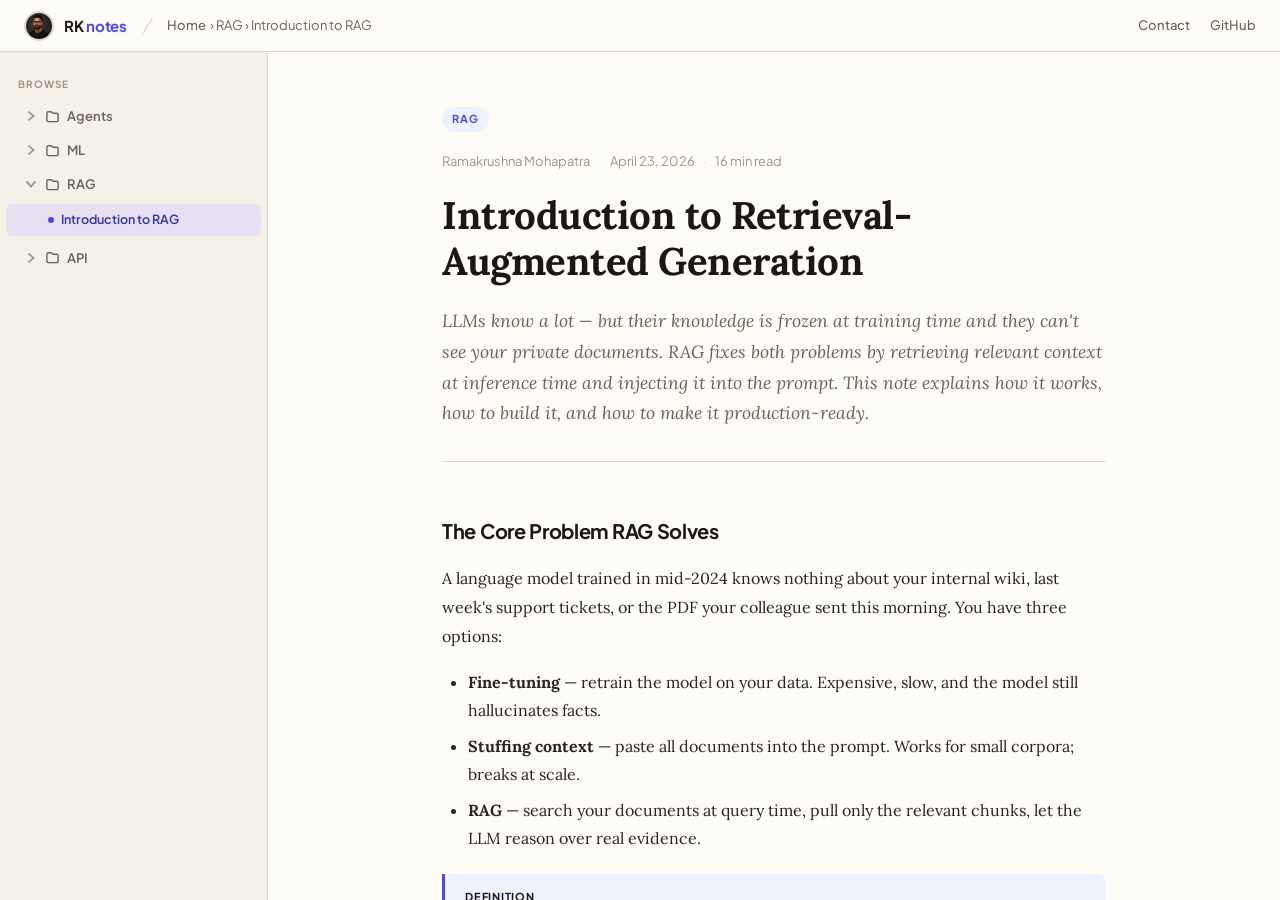
<file: introduction-to-rag.html>
<!DOCTYPE html>
<html lang="en">
<head>
  <meta charset="UTF-8" />
  <meta name="viewport" content="width=device-width, initial-scale=1.0" />
  <title>Introduction to RAG · RK Notes</title>
  <link rel="icon" type="image/svg+xml" href="data:image/svg+xml,<svg xmlns='http://www.w3.org/2000/svg' viewBox='0 0 32 32'><rect width='32' height='32' rx='7' fill='%234f46e5'/><text x='16' y='22' text-anchor='middle' font-family='system-ui,sans-serif' font-size='13' font-weight='800' fill='white'>RK</text></svg>" />
  <link rel="preconnect" href="https://fonts.googleapis.com" />
  <link rel="preconnect" href="https://fonts.gstatic.com" crossorigin />
  <link href="https://fonts.googleapis.com/css2?family=Lora:ital,wght@0,400;0,500;0,600;0,700;1,400;1,500&family=Plus+Jakarta+Sans:wght@400;500;600;700;800&family=JetBrains+Mono:wght@400;500&display=swap" rel="stylesheet" />
  <link rel="stylesheet" href="style.css" />
</head>
<body>

  <header class="site-header">
    <a class="logo-link" href="index.html">
      <img src="Ram.png" alt="Ramakrushna" class="logo-avatar" />
      <span class="logo-text">RK <span>notes</span></span>
    </a>
    <span class="header-sep">/</span>
    <nav class="header-breadcrumb">
      <a href="index.html">Home</a>
      &nbsp;›&nbsp;RAG&nbsp;›&nbsp;Introduction to RAG
    </nav>
    <div class="header-right">
      <a href="mailto:itsramakrushna@gmail.com">Contact</a>
      <a href="#">GitHub</a>
    </div>
  </header>

  <div class="layout">

    <!-- Sidebar -->
    <aside class="sidebar">
      <div class="sidebar-section-label">Browse</div>

      <div class="folder-item" id="folder-agents">
        <div class="folder-header" onclick="toggleFolder('folder-agents')">
          <svg class="folder-chevron" viewBox="0 0 16 16" fill="none" stroke="currentColor" stroke-width="2"><polyline points="5 3 11 8 5 13"/></svg>
          <svg class="folder-icon-svg" viewBox="0 0 16 16" fill="none" stroke="currentColor" stroke-width="1.5"><path d="M2 4.5A1.5 1.5 0 013.5 3h2.672a1.5 1.5 0 011.06.44l.829.828A1.5 1.5 0 009.12 4.5H12.5A1.5 1.5 0 0114 6v6a1.5 1.5 0 01-1.5 1.5h-9A1.5 1.5 0 012 12V4.5z"/></svg>
          Agents
        </div>
        <div class="folder-children">
          <a class="nav-link" href="how-to-build-ai-agents.html">
            <span class="file-dot"></span>How to Build AI Agents
          </a>
        </div>
      </div>

      <div class="folder-item" id="folder-ml">
        <div class="folder-header" onclick="toggleFolder('folder-ml')">
          <svg class="folder-chevron" viewBox="0 0 16 16" fill="none" stroke="currentColor" stroke-width="2"><polyline points="5 3 11 8 5 13"/></svg>
          <svg class="folder-icon-svg" viewBox="0 0 16 16" fill="none" stroke="currentColor" stroke-width="1.5"><path d="M2 4.5A1.5 1.5 0 013.5 3h2.672a1.5 1.5 0 011.06.44l.829.828A1.5 1.5 0 009.12 4.5H12.5A1.5 1.5 0 0114 6v6a1.5 1.5 0 01-1.5 1.5h-9A1.5 1.5 0 012 12V4.5z"/></svg>
          ML
        </div>
        <div class="folder-children">
          <a class="nav-link" href="gradient-descent-in-detail.html"><span class="file-dot"></span>Gradient Descent in Detail</a>
          <a class="nav-link" href="pca-understanding.html"><span class="file-dot"></span>PCA Understanding</a>
        </div>
      </div>

      <div class="folder-item open" id="folder-rag">
        <div class="folder-header" onclick="toggleFolder('folder-rag')">
          <svg class="folder-chevron" viewBox="0 0 16 16" fill="none" stroke="currentColor" stroke-width="2"><polyline points="5 3 11 8 5 13"/></svg>
          <svg class="folder-icon-svg" viewBox="0 0 16 16" fill="none" stroke="currentColor" stroke-width="1.5"><path d="M2 4.5A1.5 1.5 0 013.5 3h2.672a1.5 1.5 0 011.06.44l.829.828A1.5 1.5 0 009.12 4.5H12.5A1.5 1.5 0 0114 6v6a1.5 1.5 0 01-1.5 1.5h-9A1.5 1.5 0 012 12V4.5z"/></svg>
          RAG
        </div>
        <div class="folder-children">
          <a class="nav-link active" href="introduction-to-rag.html">
            <span class="file-dot"></span>Introduction to RAG
          </a>
        </div>
      </div>

      <div class="folder-item" id="folder-api">
        <div class="folder-header" onclick="toggleFolder('folder-api')">
          <svg class="folder-chevron" viewBox="0 0 16 16" fill="none" stroke="currentColor" stroke-width="2"><polyline points="5 3 11 8 5 13"/></svg>
          <svg class="folder-icon-svg" viewBox="0 0 16 16" fill="none" stroke="currentColor" stroke-width="1.5"><path d="M2 4.5A1.5 1.5 0 013.5 3h2.672a1.5 1.5 0 011.06.44l.829.828A1.5 1.5 0 009.12 4.5H12.5A1.5 1.5 0 0114 6v6a1.5 1.5 0 01-1.5 1.5h-9A1.5 1.5 0 012 12V4.5z"/></svg>
          API
        </div>
        <div class="folder-children">
          <div class="nav-coming-soon">Coming soon…</div>
        </div>
      </div>
    </aside>

    <!-- Article -->
    <main class="main">
      <div class="article-container">

        <div class="article-tag">RAG</div>
        <div class="article-meta">
          Ramakrushna Mohapatra <span class="sep">·</span> April 23, 2026 <span class="sep">·</span> 16 min read
        </div>
        <h1 class="article-title">Introduction to Retrieval-Augmented Generation</h1>
        <p class="article-intro">
          LLMs know a lot — but their knowledge is frozen at training time and they can't see your private
          documents. RAG fixes both problems by retrieving relevant context at inference time and injecting
          it into the prompt. This note explains how it works, how to build it, and how to make it production-ready.
        </p>

        <div class="article-body">

          <h2>The Core Problem RAG Solves</h2>
          <p>A language model trained in mid-2024 knows nothing about your internal wiki, last week's support tickets, or the PDF your colleague sent this morning. You have three options:</p>
          <ul>
            <li><strong>Fine-tuning</strong> — retrain the model on your data. Expensive, slow, and the model still hallucinates facts.</li>
            <li><strong>Stuffing context</strong> — paste all documents into the prompt. Works for small corpora; breaks at scale.</li>
            <li><strong>RAG</strong> — search your documents at query time, pull only the relevant chunks, let the LLM reason over real evidence.</li>
          </ul>

          <div class="callout">
            <span class="callout-label">Definition</span>
            <p><strong>Retrieval-Augmented Generation (RAG)</strong> = search a knowledge base for relevant passages, insert them into the prompt, then generate a grounded answer.</p>
          </div>

          <h2>The Two Pipelines</h2>
          <p>RAG has two distinct phases that run at different times:</p>

          <div class="diagram-wrap">
            <svg viewBox="0 0 720 220" width="100%" xmlns="http://www.w3.org/2000/svg" font-family="'Plus Jakarta Sans',sans-serif">
              <rect x="10" y="10" width="330" height="200" rx="12" fill="#eef2ff" stroke="#c7d2fe" stroke-width="1.5"/>
              <rect x="380" y="10" width="330" height="200" rx="12" fill="#f0fdf4" stroke="#bbf7d0" stroke-width="1.5"/>
              <text x="175" y="34" text-anchor="middle" font-size="11" font-weight="700" fill="#4338ca" letter-spacing="0.06em">INDEXING PIPELINE  (offline)</text>
              <text x="545" y="34" text-anchor="middle" font-size="11" font-weight="700" fill="#15803d" letter-spacing="0.06em">RETRIEVAL PIPELINE  (online)</text>
              <rect x="30" y="50" width="80" height="36" rx="8" fill="#4f46e5"/><text x="70" y="73" text-anchor="middle" font-size="11" font-weight="600" fill="#fff">Documents</text>
              <text x="125" y="71" text-anchor="middle" font-size="16" fill="#4f46e5">→</text>
              <rect x="145" y="50" width="70" height="36" rx="8" fill="#4f46e5"/><text x="180" y="68" text-anchor="middle" font-size="11" font-weight="600" fill="#fff">Chunk</text><text x="180" y="81" text-anchor="middle" font-size="10" fill="#c7d2fe">&amp; Clean</text>
              <text x="228" y="71" text-anchor="middle" font-size="16" fill="#4f46e5">→</text>
              <rect x="248" y="50" width="70" height="36" rx="8" fill="#4f46e5"/><text x="283" y="68" text-anchor="middle" font-size="11" font-weight="600" fill="#fff">Embed</text><text x="283" y="81" text-anchor="middle" font-size="10" fill="#c7d2fe">→ vectors</text>
              <ellipse cx="175" cy="148" rx="60" ry="24" fill="#4f46e5" opacity="0.15" stroke="#4f46e5" stroke-width="1"/>
              <rect x="115" y="124" width="120" height="48" fill="none" stroke="#4f46e5" stroke-width="1" stroke-dasharray="4"/>
              <ellipse cx="175" cy="124" rx="60" ry="16" fill="#4f46e5" opacity="0.2" stroke="#4f46e5" stroke-width="1"/>
              <ellipse cx="175" cy="172" rx="60" ry="16" fill="#4f46e5" opacity="0.2" stroke="#4f46e5" stroke-width="1"/>
              <text x="175" y="152" text-anchor="middle" font-size="10" font-weight="700" fill="#4338ca">Vector DB</text>
              <line x1="283" y1="86" x2="283" y2="110" stroke="#4f46e5" stroke-width="1.5" stroke-dasharray="3"/>
              <line x1="283" y1="110" x2="210" y2="130" stroke="#4f46e5" stroke-width="1.5" stroke-dasharray="3"/>
              <defs>
                <marker id="arr-ind" markerWidth="6" markerHeight="6" refX="3" refY="3" orient="auto"><path d="M0,0 L6,3 L0,6 Z" fill="#4f46e5"/></marker>
                <marker id="arr-ret" markerWidth="6" markerHeight="6" refX="3" refY="3" orient="auto"><path d="M0,0 L6,3 L0,6 Z" fill="#16a34a"/></marker>
              </defs>
              <rect x="400" y="50" width="64" height="36" rx="8" fill="#16a34a"/><text x="432" y="68" text-anchor="middle" font-size="11" font-weight="600" fill="#fff">Query</text><text x="432" y="81" text-anchor="middle" font-size="10" fill="#bbf7d0">user input</text>
              <text x="476" y="71" text-anchor="middle" font-size="16" fill="#16a34a">→</text>
              <rect x="488" y="50" width="64" height="36" rx="8" fill="#16a34a"/><text x="520" y="68" text-anchor="middle" font-size="11" font-weight="600" fill="#fff">Embed</text><text x="520" y="81" text-anchor="middle" font-size="10" fill="#bbf7d0">query</text>
              <text x="564" y="71" text-anchor="middle" font-size="16" fill="#16a34a">→</text>
              <rect x="576" y="50" width="64" height="36" rx="8" fill="#16a34a"/><text x="608" y="68" text-anchor="middle" font-size="11" font-weight="600" fill="#fff">Search</text><text x="608" y="81" text-anchor="middle" font-size="10" fill="#bbf7d0">top-k</text>
              <line x1="608" y1="86" x2="608" y2="120" stroke="#16a34a" stroke-width="1.5"/>
              <rect x="564" y="120" width="88" height="30" rx="7" fill="#16a34a" opacity="0.15" stroke="#16a34a" stroke-width="1"/>
              <text x="608" y="140" text-anchor="middle" font-size="10" font-weight="600" fill="#15803d">Chunks Retrieved</text>
              <line x1="608" y1="150" x2="608" y2="165" stroke="#16a34a" stroke-width="1.5"/>
              <rect x="564" y="165" width="88" height="30" rx="7" fill="#16a34a"/>
              <text x="608" y="185" text-anchor="middle" font-size="11" font-weight="700" fill="#fff">LLM Answer</text>
              <line x1="432" y1="86" x2="432" y2="165" stroke="#16a34a" stroke-width="1" stroke-dasharray="3"/>
              <line x1="432" y1="175" x2="564" y2="178" stroke="#16a34a" stroke-width="1" stroke-dasharray="3" marker-end="url(#arr-ret)"/>
            </svg>
            <div class="diagram-caption">Figure 1 — Indexing (offline, run once) vs. Retrieval (online, per query)</div>
          </div>

          <h2>Pipeline 1: Indexing</h2>
          <p>Indexing transforms raw documents into a searchable vector index. It runs <em>offline</em> — once per knowledge base update.</p>

          <h3>Chunking with Overlap</h3>
          <p>Documents are too long to embed whole. Split into chunks of 200–500 tokens with 10–20% overlap so no fact falls at a boundary seam.</p>

          <div class="diagram-wrap">
            <svg viewBox="0 0 680 130" width="100%" xmlns="http://www.w3.org/2000/svg" font-family="'Plus Jakarta Sans',sans-serif">
              <rect x="20" y="20" width="200" height="90" rx="8" fill="#fef9c3" stroke="#fde047" stroke-width="1.5"/>
              <text x="120" y="44" text-anchor="middle" font-size="10" font-weight="700" fill="#713f12">Full Document</text>
              <rect x="30" y="52" width="180" height="8" rx="3" fill="#fde047" opacity="0.6"/>
              <rect x="30" y="65" width="180" height="8" rx="3" fill="#fde047" opacity="0.6"/>
              <rect x="30" y="78" width="120" height="8" rx="3" fill="#fde047" opacity="0.6"/>
              <rect x="30" y="91" width="150" height="8" rx="3" fill="#fde047" opacity="0.6"/>
              <text x="238" y="70" text-anchor="middle" font-size="22" fill="#64748b">→</text>
              <rect x="258" y="20" width="120" height="40" rx="7" fill="#dbeafe" stroke="#93c5fd" stroke-width="1.5"/>
              <text x="318" y="37" text-anchor="middle" font-size="10" font-weight="600" fill="#1e40af">Chunk 1</text>
              <rect x="298" y="30" width="80" height="6" rx="2" fill="#93c5fd" opacity="0.7"/>
              <rect x="298" y="40" width="60" height="6" rx="2" fill="#93c5fd" opacity="0.7"/>
              <rect x="258" y="68" width="120" height="40" rx="7" fill="#dbeafe" stroke="#93c5fd" stroke-width="1.5"/>
              <text x="318" y="85" text-anchor="middle" font-size="10" font-weight="600" fill="#1e40af">Chunk 2</text>
              <rect x="298" y="78" width="80" height="6" rx="2" fill="#93c5fd" opacity="0.7"/>
              <rect x="298" y="88" width="50" height="6" rx="2" fill="#93c5fd" opacity="0.7"/>
              <rect x="258" y="56" width="120" height="16" fill="#6366f1" opacity="0.12"/>
              <text x="318" y="68" text-anchor="middle" font-size="9" fill="#4338ca">← overlap →</text>
              <text x="400" y="70" text-anchor="middle" font-size="22" fill="#64748b">→</text>
              <rect x="418" y="18" width="110" height="42" rx="7" fill="#f0fdf4" stroke="#86efac" stroke-width="1.5"/>
              <text x="473" y="34" text-anchor="middle" font-size="10" font-weight="600" fill="#166534">Chunk 1</text>
              <text x="473" y="47" text-anchor="middle" font-size="9" fill="#15803d">[0.12, −0.34, 0.89…]</text>
              <rect x="418" y="68" width="110" height="42" rx="7" fill="#f0fdf4" stroke="#86efac" stroke-width="1.5"/>
              <text x="473" y="84" text-anchor="middle" font-size="10" font-weight="600" fill="#166534">Chunk 2</text>
              <text x="473" y="97" text-anchor="middle" font-size="9" fill="#15803d">[−0.05, 0.71, 0.23…]</text>
              <text x="545" y="70" text-anchor="middle" font-size="22" fill="#64748b">→</text>
              <ellipse cx="615" cy="38" rx="44" ry="14" fill="#7c3aed" opacity="0.2" stroke="#7c3aed" stroke-width="1.2"/>
              <rect x="571" y="38" width="88" height="52" fill="#7c3aed" opacity="0.08" stroke="#7c3aed" stroke-width="1.2"/>
              <ellipse cx="615" cy="90" rx="44" ry="14" fill="#7c3aed" opacity="0.15" stroke="#7c3aed" stroke-width="1.2"/>
              <text x="615" y="68" text-anchor="middle" font-size="10" font-weight="700" fill="#5b21b6">Vector DB</text>
              <text x="120" y="120" text-anchor="middle" font-size="10" fill="#64748b">Raw document</text>
              <text x="318" y="120" text-anchor="middle" font-size="10" fill="#64748b">Split with overlap</text>
              <text x="473" y="120" text-anchor="middle" font-size="10" fill="#64748b">Embed each chunk</text>
              <text x="615" y="120" text-anchor="middle" font-size="10" fill="#64748b">Store vectors</text>
            </svg>
            <div class="diagram-caption">Figure 2 — Chunking with overlap prevents facts from falling at boundary seams</div>
          </div>

          <h3>Embedding Models</h3>
          <table>
            <thead><tr><th>Model</th><th>Dims</th><th>Best for</th><th>Cost</th></tr></thead>
            <tbody>
              <tr><td><code>text-embedding-3-small</code></td><td>1536</td><td>General purpose, low cost</td><td>$0.02 / 1M tok</td></tr>
              <tr><td><code>text-embedding-3-large</code></td><td>3072</td><td>High accuracy tasks</td><td>$0.13 / 1M tok</td></tr>
              <tr><td><code>nomic-embed-text</code></td><td>768</td><td>Local / private (Ollama)</td><td>Free</td></tr>
              <tr><td><code>mxbai-embed-large</code></td><td>1024</td><td>MTEB SOTA, local</td><td>Free</td></tr>
            </tbody>
          </table>

          <h2>Pipeline 2: Retrieval &amp; Generation</h2>
          <p>At query time the user's query is embedded with the <em>same model</em> used during indexing — this is critical. You find the top-k nearest chunks by cosine similarity, inject them into the prompt, and let the LLM answer.</p>

          <div class="diagram-wrap">
            <svg viewBox="0 0 700 170" width="100%" xmlns="http://www.w3.org/2000/svg" font-family="'Plus Jakarta Sans',sans-serif">
              <defs><marker id="a1" markerWidth="7" markerHeight="7" refX="5" refY="3.5" orient="auto"><path d="M0,0 L7,3.5 L0,7 Z" fill="#64748b"/></marker></defs>
              <circle cx="50" cy="85" r="28" fill="#f1f5f9" stroke="#cbd5e1" stroke-width="1.5"/>
              <text x="50" y="82" text-anchor="middle" font-size="18">👤</text>
              <text x="50" y="100" text-anchor="middle" font-size="10" font-weight="600" fill="#475569">User</text>
              <line x1="78" y1="85" x2="116" y2="85" stroke="#64748b" stroke-width="1.5" marker-end="url(#a1)"/>
              <rect x="118" y="62" width="88" height="46" rx="8" fill="#4f46e5"/>
              <text x="162" y="81" text-anchor="middle" font-size="11" font-weight="700" fill="#fff">Embed</text>
              <text x="162" y="95" text-anchor="middle" font-size="10" fill="#c7d2fe">query → vector</text>
              <line x1="206" y1="85" x2="244" y2="85" stroke="#64748b" stroke-width="1.5" marker-end="url(#a1)"/>
              <ellipse cx="298" cy="72" rx="44" ry="14" fill="#7c3aed" opacity="0.18" stroke="#7c3aed" stroke-width="1.2"/>
              <rect x="254" y="72" width="88" height="38" fill="#7c3aed" opacity="0.06" stroke="#7c3aed" stroke-width="1.2"/>
              <ellipse cx="298" cy="110" rx="44" ry="14" fill="#7c3aed" opacity="0.14" stroke="#7c3aed" stroke-width="1.2"/>
              <text x="298" y="95" text-anchor="middle" font-size="10" font-weight="700" fill="#5b21b6">Vector DB</text>
              <text x="298" y="108" text-anchor="middle" font-size="9" fill="#7c3aed">cosine search</text>
              <line x1="342" y1="85" x2="380" y2="85" stroke="#64748b" stroke-width="1.5" marker-end="url(#a1)"/>
              <rect x="382" y="52" width="88" height="66" rx="8" fill="#f0fdf4" stroke="#86efac" stroke-width="1.5"/>
              <text x="426" y="70" text-anchor="middle" font-size="10" font-weight="700" fill="#166534">Top-k Chunks</text>
              <rect x="392" y="76" width="68" height="7" rx="3" fill="#4ade80" opacity="0.5"/>
              <rect x="392" y="87" width="68" height="7" rx="3" fill="#4ade80" opacity="0.4"/>
              <rect x="392" y="98" width="50" height="7" rx="3" fill="#4ade80" opacity="0.3"/>
              <text x="426" y="116" text-anchor="middle" font-size="9" fill="#15803d">k = 3 to 8</text>
              <line x1="470" y1="85" x2="508" y2="85" stroke="#64748b" stroke-width="1.5" marker-end="url(#a1)"/>
              <rect x="510" y="55" width="88" height="60" rx="8" fill="#0f172a"/>
              <text x="554" y="80" text-anchor="middle" font-size="11" font-weight="700" fill="#fbbf24">LLM</text>
              <text x="554" y="95" text-anchor="middle" font-size="9" fill="#94a3b8">chunks +</text>
              <text x="554" y="107" text-anchor="middle" font-size="9" fill="#94a3b8">query</text>
              <line x1="598" y1="85" x2="636" y2="85" stroke="#64748b" stroke-width="1.5" marker-end="url(#a1)"/>
              <rect x="638" y="62" width="52" height="46" rx="8" fill="#16a34a"/>
              <text x="664" y="82" text-anchor="middle" font-size="10" font-weight="700" fill="#fff">Grounded</text>
              <text x="664" y="95" text-anchor="middle" font-size="10" fill="#bbf7d0">Answer</text>
              <text x="162" y="150" text-anchor="middle" font-size="9.5" fill="#64748b">Same model as indexing</text>
              <text x="298" y="150" text-anchor="middle" font-size="9.5" fill="#64748b">Nearest neighbor search</text>
              <text x="426" y="150" text-anchor="middle" font-size="9.5" fill="#64748b">Inject into prompt</text>
              <text x="554" y="150" text-anchor="middle" font-size="9.5" fill="#64748b">Generate with context</text>
            </svg>
            <div class="diagram-caption">Figure 3 — The retrieval &amp; generation pipeline runs on every query</div>
          </div>

          <h2>Building It: Full Code</h2>

          <h3>Install dependencies</h3>
          <div class="code-block">
            <div class="code-block-header"><span class="code-lang">bash</span><button class="copy-btn" onclick="copyCode(this)">Copy</button></div>
            <pre><code>pip install llama-index llama-index-embeddings-ollama \
            llama-index-llms-ollama chromadb</code></pre>
          </div>

          <h3>Indexing pipeline</h3>
          <div class="code-block">
            <div class="code-block-header"><span class="code-lang">python</span><button class="copy-btn" onclick="copyCode(this)">Copy</button></div>
            <pre><code><span class="tc"># index.py  —  run once to build the vector store</span>
<span class="tk">from</span> llama_index.core <span class="tk">import</span> SimpleDirectoryReader, VectorStoreIndex, Settings
<span class="tk">from</span> llama_index.embeddings.ollama <span class="tk">import</span> OllamaEmbedding
<span class="tk">from</span> llama_index.llms.ollama <span class="tk">import</span> Ollama
<span class="tk">from</span> llama_index.vector_stores.chroma <span class="tk">import</span> ChromaVectorStore
<span class="tk">from</span> llama_index.core <span class="tk">import</span> StorageContext
<span class="tk">import</span> chromadb

Settings.embed_model   = OllamaEmbedding(model_name=<span class="ts">"nomic-embed-text"</span>)
Settings.llm           = Ollama(model=<span class="ts">"llama3.2"</span>, request_timeout=<span class="tn">120</span>)
Settings.chunk_size    = <span class="tn">512</span>
Settings.chunk_overlap = <span class="tn">64</span>

documents = SimpleDirectoryReader(<span class="ts">"./docs"</span>).load_data()
<span class="tf">print</span>(<span class="ts">f"Loaded {len(documents)} document(s)"</span>)

db                = chromadb.PersistentClient(path=<span class="ts">"./chroma_db"</span>)
chroma_collection = db.get_or_create_collection(<span class="ts">"my_rag"</span>)
vector_store      = ChromaVectorStore(chroma_collection=chroma_collection)
storage_context   = StorageContext.from_defaults(vector_store=vector_store)

index = VectorStoreIndex.from_documents(
    documents, storage_context=storage_context, show_progress=<span class="tcl">True</span>
)
<span class="tf">print</span>(<span class="ts">"✓ Index built and persisted to ./chroma_db"</span>)</code></pre>
          </div>

          <h3>Query pipeline</h3>
          <div class="code-block">
            <div class="code-block-header"><span class="code-lang">python</span><button class="copy-btn" onclick="copyCode(this)">Copy</button></div>
            <pre><code><span class="tc"># query.py</span>
<span class="tk">from</span> llama_index.core <span class="tk">import</span> VectorStoreIndex, Settings
<span class="tk">from</span> llama_index.embeddings.ollama <span class="tk">import</span> OllamaEmbedding
<span class="tk">from</span> llama_index.llms.ollama <span class="tk">import</span> Ollama
<span class="tk">from</span> llama_index.vector_stores.chroma <span class="tk">import</span> ChromaVectorStore
<span class="tk">from</span> llama_index.core <span class="tk">import</span> StorageContext
<span class="tk">import</span> chromadb

Settings.embed_model = OllamaEmbedding(model_name=<span class="ts">"nomic-embed-text"</span>)
Settings.llm         = Ollama(model=<span class="ts">"llama3.2"</span>, request_timeout=<span class="tn">120</span>)

db              = chromadb.PersistentClient(path=<span class="ts">"./chroma_db"</span>)
vector_store    = ChromaVectorStore(chroma_collection=db.get_collection(<span class="ts">"my_rag"</span>))
storage_context = StorageContext.from_defaults(vector_store=vector_store)
index           = VectorStoreIndex.from_vector_store(vector_store, storage_context=storage_context)

query_engine = index.as_query_engine(
    similarity_top_k=<span class="tn">5</span>,
    streaming=<span class="tcl">True</span>,
    response_mode=<span class="ts">"compact"</span>,
)

response = query_engine.query(<span class="ts">"What is the refund policy?"</span>)
response.print_response_stream()

<span class="tk">for</span> node <span class="tk">in</span> response.source_nodes:
    <span class="tf">print</span>(<span class="ts">f"\n[score={node.score:.3f}] {node.text[:120]}…"</span>)</code></pre>
          </div>

          <div class="terminal-block">
            <div class="terminal-header"><div class="td-r"></div><div class="td-y"></div><div class="td-g"></div></div>
            <div class="terminal-body">
<span class="tp">$</span> python query.py<br><br>
<span class="tai">According to the policy, customers may request a full refund within 30 days.
After 30 days, store credit is offered at the support team's discretion…</span><br><br>
<span class="to">[score=0.912] "All purchases are covered by our 30-day money-back guarantee…"</span><br>
<span class="to">[score=0.874] "Refund requests after 30 days will be reviewed on a case-by-case basis…"</span>
            </div>
          </div>

          <h2>Chunking Strategies</h2>
          <table>
            <thead><tr><th>Strategy</th><th>When to use</th><th>Chunk size</th></tr></thead>
            <tbody>
              <tr><td><strong>Fixed-size</strong></td><td>General documents, quick setup</td><td>256–512 tokens</td></tr>
              <tr><td><strong>Sentence-aware</strong></td><td>Prose, articles, books</td><td>3–8 sentences</td></tr>
              <tr><td><strong>Paragraph</strong></td><td>Dense factual text</td><td>1 paragraph</td></tr>
              <tr><td><strong>Semantic</strong></td><td>Mixed-topic documents</td><td>Variable</td></tr>
              <tr><td><strong>Markdown / header</strong></td><td>Docs, wikis, README files</td><td>Per section</td></tr>
              <tr><td><strong>Code-aware</strong></td><td>Source files</td><td>Per function / class</td></tr>
            </tbody>
          </table>

          <h2>Vector Databases at a Glance</h2>
          <table>
            <thead><tr><th>Database</th><th>Deployment</th><th>Sweet spot</th></tr></thead>
            <tbody>
              <tr><td><strong>ChromaDB</strong></td><td>In-process / self-hosted</td><td>Prototyping, small-medium</td></tr>
              <tr><td><strong>Pinecone</strong></td><td>Managed cloud</td><td>Serverless, zero-ops</td></tr>
              <tr><td><strong>Weaviate</strong></td><td>Cloud or self-hosted</td><td>Hybrid search (vector + BM25)</td></tr>
              <tr><td><strong>Qdrant</strong></td><td>Cloud or self-hosted</td><td>High performance, filtering</td></tr>
              <tr><td><strong>pgvector</strong></td><td>Postgres extension</td><td>Already using Postgres</td></tr>
              <tr><td><strong>FAISS</strong></td><td>In-process (Meta)</td><td>Pure local, maximum speed</td></tr>
            </tbody>
          </table>

          <h2>Evaluation Metrics</h2>
          <div class="diagram-wrap">
            <svg viewBox="0 0 680 120" width="100%" xmlns="http://www.w3.org/2000/svg" font-family="'Plus Jakarta Sans',sans-serif">
              <rect x="10" y="10" width="152" height="100" rx="10" fill="#fff" stroke="#e0d9cc" stroke-width="1.5"/>
              <text x="86" y="38" text-anchor="middle" font-size="22">🎯</text>
              <text x="86" y="58" text-anchor="middle" font-size="11" font-weight="700" fill="#1c1714">Faithfulness</text>
              <text x="86" y="73" text-anchor="middle" font-size="10" fill="#6b6257">Answer grounded</text>
              <text x="86" y="86" text-anchor="middle" font-size="10" fill="#6b6257">in retrieved docs?</text>
              <rect x="176" y="10" width="152" height="100" rx="10" fill="#fff" stroke="#e0d9cc" stroke-width="1.5"/>
              <text x="252" y="38" text-anchor="middle" font-size="22">🔍</text>
              <text x="252" y="58" text-anchor="middle" font-size="11" font-weight="700" fill="#1c1714">Relevance</text>
              <text x="252" y="73" text-anchor="middle" font-size="10" fill="#6b6257">Chunks actually</text>
              <text x="252" y="86" text-anchor="middle" font-size="10" fill="#6b6257">answer the query?</text>
              <rect x="342" y="10" width="152" height="100" rx="10" fill="#fff" stroke="#e0d9cc" stroke-width="1.5"/>
              <text x="418" y="38" text-anchor="middle" font-size="22">✅</text>
              <text x="418" y="58" text-anchor="middle" font-size="11" font-weight="700" fill="#1c1714">Correctness</text>
              <text x="418" y="73" text-anchor="middle" font-size="10" fill="#6b6257">Matches ground</text>
              <text x="418" y="86" text-anchor="middle" font-size="10" fill="#6b6257">truth answer?</text>
              <rect x="508" y="10" width="162" height="100" rx="10" fill="#fff" stroke="#e0d9cc" stroke-width="1.5"/>
              <text x="589" y="38" text-anchor="middle" font-size="22">⚡</text>
              <text x="589" y="58" text-anchor="middle" font-size="11" font-weight="700" fill="#1c1714">Latency</text>
              <text x="589" y="73" text-anchor="middle" font-size="10" fill="#6b6257">Time to first</text>
              <text x="589" y="86" text-anchor="middle" font-size="10" fill="#6b6257">token &lt; 2 s?</text>
            </svg>
            <div class="diagram-caption">Figure 4 — Four evaluation axes for a production RAG system</div>
          </div>

          <h2>Common Pitfalls</h2>
          <ul>
            <li><strong>Wrong embedding model at query time</strong> — use the exact same model that indexed the chunks.</li>
            <li><strong>Chunks too large</strong> — big chunks hurt precision; irrelevant text around the answer confuses the LLM.</li>
            <li><strong>Chunks too small</strong> — tiny chunks lose surrounding context needed to understand the answer.</li>
            <li><strong>No overlap</strong> — facts at chunk boundaries become unretrieval.</li>
            <li><strong>Retrieving too few chunks</strong> — <code>k=1</code> is fragile; use 3–8.</li>
            <li><strong>Stale content</strong> — add a <code>last_updated</code> metadata field and filter on it.</li>
          </ul>

          <h2>Resources to Read More</h2>
          <div class="resources-grid">
            <a class="resource-card" href="https://arxiv.org/abs/2005.11401" target="_blank" rel="noopener">
              <div class="resource-card-type">Paper</div>
              <div class="resource-card-title">RAG: Retrieval-Augmented Generation for Knowledge-Intensive NLP</div>
              <div class="resource-card-desc">The original Lewis et al. paper that coined the term. Essential reading.</div>
            </a>
            <a class="resource-card" href="https://docs.llamaindex.ai" target="_blank" rel="noopener">
              <div class="resource-card-type">Docs</div>
              <div class="resource-card-title">LlamaIndex Documentation</div>
              <div class="resource-card-desc">Best-in-class library for production RAG pipelines in Python.</div>
            </a>
            <a class="resource-card" href="https://python.langchain.com/docs/tutorials/rag/" target="_blank" rel="noopener">
              <div class="resource-card-type">Tutorial</div>
              <div class="resource-card-title">LangChain RAG Tutorial</div>
              <div class="resource-card-desc">Step-by-step walkthrough of building a RAG chain with LCEL.</div>
            </a>
            <a class="resource-card" href="https://github.com/explodinggradients/ragas" target="_blank" rel="noopener">
              <div class="resource-card-type">Library</div>
              <div class="resource-card-title">RAGAS — RAG Evaluation</div>
              <div class="resource-card-desc">Automated faithfulness, relevancy, and recall scoring.</div>
            </a>
            <a class="resource-card" href="https://huggingface.co/blog/getting-started-with-embeddings" target="_blank" rel="noopener">
              <div class="resource-card-type">Blog</div>
              <div class="resource-card-title">Getting Started with Embeddings</div>
              <div class="resource-card-desc">Hugging Face deep-dive on embedding models and their applications.</div>
            </a>
            <a class="resource-card" href="https://docs.trychroma.com" target="_blank" rel="noopener">
              <div class="resource-card-type">Docs</div>
              <div class="resource-card-title">ChromaDB Documentation</div>
              <div class="resource-card-desc">Simplest way to get a local vector store running in minutes.</div>
            </a>
          </div>

          <hr>
          <p style="color:var(--text-faint);font-family:var(--font-sans);font-size:0.875rem;">
            Written by Ramakrushna Mohapatra · April 23, 2026 ·
            Found a mistake? <a href="mailto:itsramakrushna@gmail.com">Email me</a>
          </p>
        </div>
      </div>

      <footer class="site-footer">
        <span>RK Notes · Ramakrushna Mohapatra</span>
        <span><a href="mailto:itsramakrushna@gmail.com">Contact</a> · <a href="index.html">← All notes</a></span>
      </footer>
    </main>
  </div>

  <script>
    function toggleFolder(id) { document.getElementById(id).classList.toggle('open'); }
    function copyCode(btn) {
      const pre = btn.closest('.code-block').querySelector('pre');
      navigator.clipboard.writeText(pre.innerText).then(() => {
        btn.textContent = 'Copied!'; btn.classList.add('copied');
        setTimeout(() => { btn.textContent = 'Copy'; btn.classList.remove('copied'); }, 2000);
      });
    }
  </script>
</body>
</html>
</file>
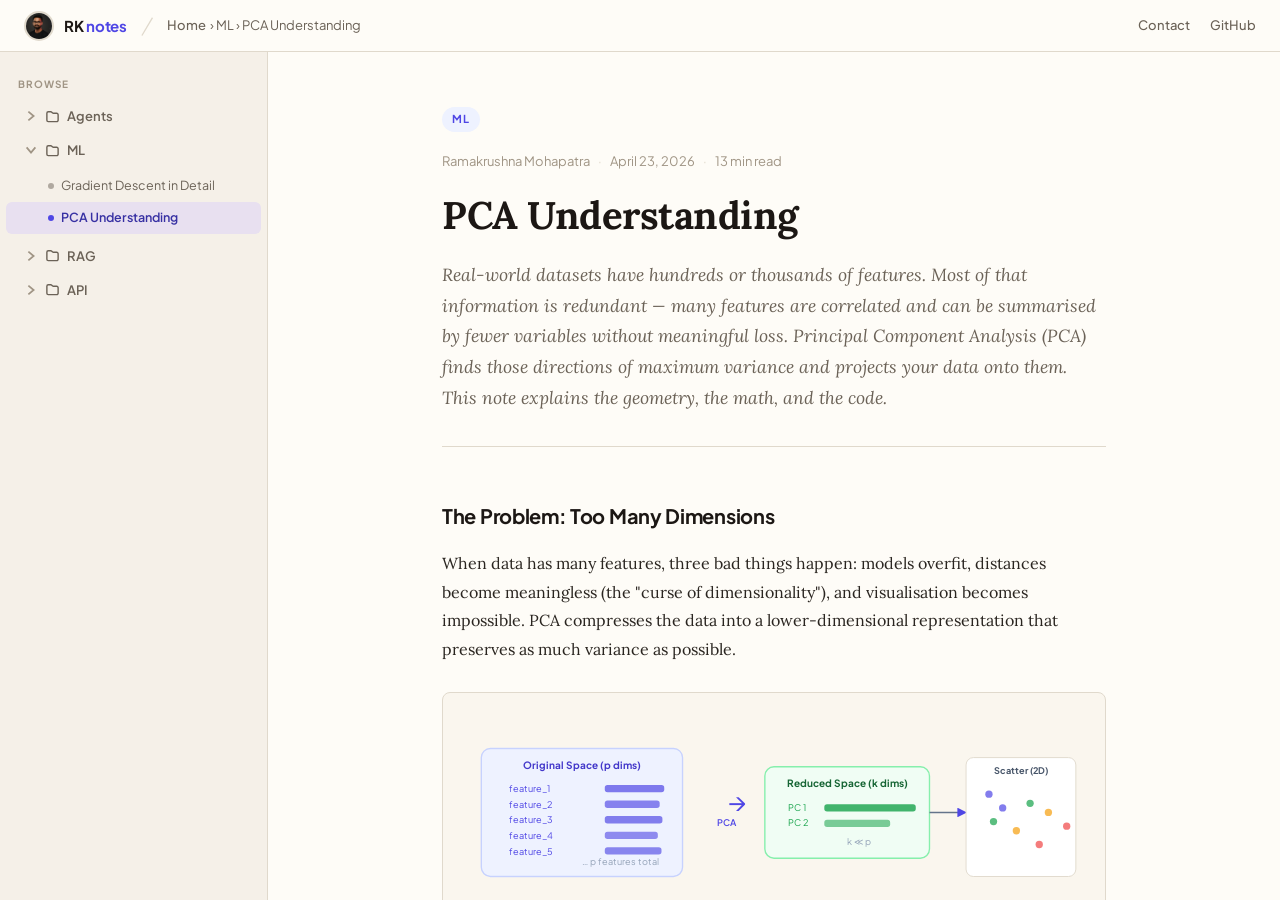
<file: pca-understanding.html>
<!DOCTYPE html>
<html lang="en">
<head>
  <meta charset="UTF-8" />
  <meta name="viewport" content="width=device-width, initial-scale=1.0" />
  <title>PCA Understanding · RK Notes</title>
  <link rel="icon" type="image/svg+xml" href="data:image/svg+xml,<svg xmlns='http://www.w3.org/2000/svg' viewBox='0 0 32 32'><rect width='32' height='32' rx='7' fill='%234f46e5'/><text x='16' y='22' text-anchor='middle' font-family='system-ui,sans-serif' font-size='13' font-weight='800' fill='white'>RK</text></svg>" />
  <link rel="preconnect" href="https://fonts.googleapis.com" />
  <link rel="preconnect" href="https://fonts.gstatic.com" crossorigin />
  <link href="https://fonts.googleapis.com/css2?family=Lora:ital,wght@0,400;0,500;0,600;0,700;1,400;1,500&family=Plus+Jakarta+Sans:wght@400;500;600;700;800&family=JetBrains+Mono:wght@400;500&display=swap" rel="stylesheet" />
  <link rel="stylesheet" href="style.css" />
</head>
<body>

  <header class="site-header">
    <a class="logo-link" href="index.html">
      <img src="Ram.png" alt="Ramakrushna" class="logo-avatar" />
      <span class="logo-text">RK <span>notes</span></span>
    </a>
    <span class="header-sep">/</span>
    <nav class="header-breadcrumb">
      <a href="index.html">Home</a>
      &nbsp;›&nbsp;ML&nbsp;›&nbsp;PCA Understanding
    </nav>
    <div class="header-right">
      <a href="mailto:itsramakrushna@gmail.com">Contact</a>
      <a href="#">GitHub</a>
    </div>
  </header>

  <div class="layout">
    <aside class="sidebar">
      <div class="sidebar-section-label">Browse</div>

      <div class="folder-item" id="folder-agents">
        <div class="folder-header" onclick="toggleFolder('folder-agents')">
          <svg class="folder-chevron" viewBox="0 0 16 16" fill="none" stroke="currentColor" stroke-width="2"><polyline points="5 3 11 8 5 13"/></svg>
          <svg class="folder-icon-svg" viewBox="0 0 16 16" fill="none" stroke="currentColor" stroke-width="1.5"><path d="M2 4.5A1.5 1.5 0 013.5 3h2.672a1.5 1.5 0 011.06.44l.829.828A1.5 1.5 0 009.12 4.5H12.5A1.5 1.5 0 0114 6v6a1.5 1.5 0 01-1.5 1.5h-9A1.5 1.5 0 012 12V4.5z"/></svg>
          Agents
        </div>
        <div class="folder-children">
          <a class="nav-link" href="how-to-build-ai-agents.html"><span class="file-dot"></span>How to Build AI Agents</a>
        </div>
      </div>

      <div class="folder-item open" id="folder-ml">
        <div class="folder-header" onclick="toggleFolder('folder-ml')">
          <svg class="folder-chevron" viewBox="0 0 16 16" fill="none" stroke="currentColor" stroke-width="2"><polyline points="5 3 11 8 5 13"/></svg>
          <svg class="folder-icon-svg" viewBox="0 0 16 16" fill="none" stroke="currentColor" stroke-width="1.5"><path d="M2 4.5A1.5 1.5 0 013.5 3h2.672a1.5 1.5 0 011.06.44l.829.828A1.5 1.5 0 009.12 4.5H12.5A1.5 1.5 0 0114 6v6a1.5 1.5 0 01-1.5 1.5h-9A1.5 1.5 0 012 12V4.5z"/></svg>
          ML
        </div>
        <div class="folder-children">
          <a class="nav-link" href="gradient-descent-in-detail.html"><span class="file-dot"></span>Gradient Descent in Detail</a>
          <a class="nav-link active" href="pca-understanding.html"><span class="file-dot"></span>PCA Understanding</a>
        </div>
      </div>

      <div class="folder-item" id="folder-rag">
        <div class="folder-header" onclick="toggleFolder('folder-rag')">
          <svg class="folder-chevron" viewBox="0 0 16 16" fill="none" stroke="currentColor" stroke-width="2"><polyline points="5 3 11 8 5 13"/></svg>
          <svg class="folder-icon-svg" viewBox="0 0 16 16" fill="none" stroke="currentColor" stroke-width="1.5"><path d="M2 4.5A1.5 1.5 0 013.5 3h2.672a1.5 1.5 0 011.06.44l.829.828A1.5 1.5 0 009.12 4.5H12.5A1.5 1.5 0 0114 6v6a1.5 1.5 0 01-1.5 1.5h-9A1.5 1.5 0 012 12V4.5z"/></svg>
          RAG
        </div>
        <div class="folder-children">
          <a class="nav-link" href="introduction-to-rag.html"><span class="file-dot"></span>Introduction to RAG</a>
        </div>
      </div>

      <div class="folder-item" id="folder-api">
        <div class="folder-header" onclick="toggleFolder('folder-api')">
          <svg class="folder-chevron" viewBox="0 0 16 16" fill="none" stroke="currentColor" stroke-width="2"><polyline points="5 3 11 8 5 13"/></svg>
          <svg class="folder-icon-svg" viewBox="0 0 16 16" fill="none" stroke="currentColor" stroke-width="1.5"><path d="M2 4.5A1.5 1.5 0 013.5 3h2.672a1.5 1.5 0 011.06.44l.829.828A1.5 1.5 0 009.12 4.5H12.5A1.5 1.5 0 0114 6v6a1.5 1.5 0 01-1.5 1.5h-9A1.5 1.5 0 012 12V4.5z"/></svg>
          API
        </div>
        <div class="folder-children">
          <div class="nav-coming-soon">Coming soon…</div>
        </div>
      </div>
    </aside>

    <main class="main">
      <div class="article-container">

        <div class="article-tag">ML</div>
        <div class="article-meta">
          Ramakrushna Mohapatra <span class="sep">·</span> April 23, 2026 <span class="sep">·</span> 13 min read
        </div>
        <h1 class="article-title">PCA Understanding</h1>
        <p class="article-intro">
          Real-world datasets have hundreds or thousands of features. Most of that information is redundant —
          many features are correlated and can be summarised by fewer variables without meaningful loss. Principal
          Component Analysis (PCA) finds those directions of maximum variance and projects your data onto them.
          This note explains the geometry, the math, and the code.
        </p>

        <div class="article-body">

          <h2>The Problem: Too Many Dimensions</h2>
          <p>
            When data has many features, three bad things happen: models overfit, distances become meaningless
            (the "curse of dimensionality"), and visualisation becomes impossible. PCA compresses the data into
            a lower-dimensional representation that preserves as much variance as possible.
          </p>

          <!-- Diagram 1: High-dim → low-dim -->
          <div class="diagram-wrap">
            <svg viewBox="0 0 680 190" width="100%" xmlns="http://www.w3.org/2000/svg" font-family="'Plus Jakarta Sans',sans-serif">
              <defs>
                <marker id="arr-pca" markerWidth="7" markerHeight="7" refX="5" refY="3.5" orient="auto">
                  <path d="M0,0 L7,3.5 L0,7 Z" fill="#4f46e5"/>
                </marker>
              </defs>

              <!-- High-dim box -->
              <rect x="20" y="30" width="220" height="140" rx="10" fill="#eef2ff" stroke="#c7d2fe" stroke-width="1.5"/>
              <text x="130" y="52" text-anchor="middle" font-size="11" font-weight="700" fill="#4338ca">Original Space (p dims)</text>

              <!-- Many feature labels -->
              <text x="50"  y="78"  font-size="10" fill="#4f46e5">feature_1</text>
              <text x="50"  y="95"  font-size="10" fill="#4f46e5">feature_2</text>
              <text x="50"  y="112" font-size="10" fill="#4f46e5">feature_3</text>
              <text x="50"  y="129" font-size="10" fill="#4f46e5">feature_4</text>
              <text x="50"  y="146" font-size="10" fill="#4f46e5">feature_5</text>
              <text x="130" y="158" font-size="10" fill="#94a3b8">… p features total</text>

              <!-- Correlated bars suggesting redundancy -->
              <rect x="155" y="70"  width="65" height="8" rx="3" fill="#4f46e5" opacity="0.7"/>
              <rect x="155" y="87"  width="60" height="8" rx="3" fill="#4f46e5" opacity="0.65"/>
              <rect x="155" y="104" width="63" height="8" rx="3" fill="#4f46e5" opacity="0.68"/>
              <rect x="155" y="121" width="58" height="8" rx="3" fill="#4f46e5" opacity="0.6"/>
              <rect x="155" y="138" width="62" height="8" rx="3" fill="#4f46e5" opacity="0.63"/>

              <!-- Arrow -->
              <text x="290" y="98"  font-size="28" fill="#4f46e5">→</text>
              <text x="278" y="115" font-size="10" fill="#4f46e5" font-weight="600">PCA</text>

              <!-- Low-dim box -->
              <rect x="330" y="50" width="180" height="100" rx="10" fill="#f0fdf4" stroke="#86efac" stroke-width="1.5"/>
              <text x="420" y="72" text-anchor="middle" font-size="11" font-weight="700" fill="#166534">Reduced Space (k dims)</text>
              <text x="355" y="98"  font-size="10" fill="#16a34a">PC 1</text>
              <text x="355" y="115" font-size="10" fill="#16a34a">PC 2</text>
              <text x="420" y="136" font-size="10" fill="#94a3b8">k ≪ p</text>
              <rect x="395" y="91"  width="100" height="8" rx="3" fill="#16a34a" opacity="0.8"/>
              <rect x="395" y="108" width="72"  height="8" rx="3" fill="#16a34a" opacity="0.55"/>

              <!-- Arrow to scatter -->
              <line x1="510" y1="100" x2="548" y2="100" stroke="#64748b" stroke-width="1.5" marker-end="url(#arr-pca)"/>

              <!-- Mini scatter plot -->
              <rect x="550" y="40" width="120" height="130" rx="8" fill="#fff" stroke="#e0d9cc" stroke-width="1"/>
              <text x="610" y="58" text-anchor="middle" font-size="10" font-weight="700" fill="#475569">Scatter (2D)</text>
              <circle cx="575" cy="80"  r="4" fill="#4f46e5" opacity="0.7"/>
              <circle cx="590" cy="95"  r="4" fill="#4f46e5" opacity="0.7"/>
              <circle cx="580" cy="110" r="4" fill="#16a34a" opacity="0.7"/>
              <circle cx="620" cy="90"  r="4" fill="#16a34a" opacity="0.7"/>
              <circle cx="605" cy="120" r="4" fill="#f59e0b" opacity="0.7"/>
              <circle cx="640" cy="100" r="4" fill="#f59e0b" opacity="0.7"/>
              <circle cx="630" cy="135" r="4" fill="#ef4444" opacity="0.7"/>
              <circle cx="660" cy="115" r="4" fill="#ef4444" opacity="0.7"/>
            </svg>
            <div class="diagram-caption">Figure 1 — PCA compresses correlated high-dimensional features into a small set of uncorrelated principal components</div>
          </div>

          <h2>The Geometric Intuition</h2>
          <p>
            PCA finds the axes (principal components) along which the data varies the <em>most</em>. The first
            principal component (PC1) is the line through the data cloud that minimises the total squared distance
            from each point to the line — equivalently, maximises the variance of the projected points. PC2 is
            the next best axis, constrained to be perpendicular to PC1, and so on.
          </p>

          <!-- Diagram 2: Data cloud + PC axes -->
          <div class="diagram-wrap">
            <svg viewBox="0 0 500 280" width="80%" xmlns="http://www.w3.org/2000/svg" font-family="'Plus Jakarta Sans',sans-serif">
              <!-- Axes -->
              <line x1="60"  y1="240" x2="440" y2="240" stroke="#d6cfc3" stroke-width="1.2"/>
              <line x1="60"  y1="40"  x2="60"  y2="240" stroke="#d6cfc3" stroke-width="1.2"/>
              <text x="250" y="260" text-anchor="middle" font-size="10" fill="#a09585">Feature X₁</text>
              <text x="30"  y="140" text-anchor="middle" font-size="10" fill="#a09585" transform="rotate(-90,30,140)">Feature X₂</text>

              <!-- Data points (elongated cloud, top-left to bottom-right) -->
              <circle cx="130" cy="80"  r="5" fill="#4f46e5" opacity="0.6"/>
              <circle cx="155" cy="100" r="5" fill="#4f46e5" opacity="0.6"/>
              <circle cx="175" cy="95"  r="5" fill="#4f46e5" opacity="0.6"/>
              <circle cx="200" cy="120" r="5" fill="#4f46e5" opacity="0.6"/>
              <circle cx="185" cy="130" r="5" fill="#4f46e5" opacity="0.6"/>
              <circle cx="220" cy="145" r="5" fill="#4f46e5" opacity="0.6"/>
              <circle cx="240" cy="138" r="5" fill="#4f46e5" opacity="0.6"/>
              <circle cx="260" cy="155" r="5" fill="#4f46e5" opacity="0.6"/>
              <circle cx="285" cy="165" r="5" fill="#4f46e5" opacity="0.6"/>
              <circle cx="265" cy="175" r="5" fill="#4f46e5" opacity="0.6"/>
              <circle cx="310" cy="180" r="5" fill="#4f46e5" opacity="0.6"/>
              <circle cx="330" cy="195" r="5" fill="#4f46e5" opacity="0.6"/>
              <circle cx="355" cy="205" r="5" fill="#4f46e5" opacity="0.6"/>
              <circle cx="310" cy="200" r="5" fill="#4f46e5" opacity="0.6"/>
              <circle cx="215" cy="110" r="5" fill="#4f46e5" opacity="0.6"/>
              <circle cx="295" cy="170" r="5" fill="#4f46e5" opacity="0.6"/>

              <!-- Mean point -->
              <circle cx="245" cy="148" r="6" fill="none" stroke="#1c1714" stroke-width="2"/>
              <text x="258" y="144" font-size="10" fill="#1c1714">mean</text>

              <!-- PC1 axis (diagonal, major variance direction) -->
              <line x1="100" y1="60" x2="390" y2="225" stroke="#ef4444" stroke-width="2.5"
                    marker-end="url(#arr-pc1)" marker-start="url(#arr-pc1b)"/>
              <defs>
                <marker id="arr-pc1"  markerWidth="7" markerHeight="7" refX="5" refY="3.5" orient="auto"><path d="M0,0 L7,3.5 L0,7 Z" fill="#ef4444"/></marker>
                <marker id="arr-pc1b" markerWidth="7" markerHeight="7" refX="2" refY="3.5" orient="auto"><path d="M7,0 L0,3.5 L7,7 Z" fill="#ef4444"/></marker>
                <marker id="arr-pc2"  markerWidth="7" markerHeight="7" refX="5" refY="3.5" orient="auto"><path d="M0,0 L7,3.5 L0,7 Z" fill="#16a34a"/></marker>
                <marker id="arr-pc2b" markerWidth="7" markerHeight="7" refX="2" refY="3.5" orient="auto"><path d="M7,0 L0,3.5 L7,7 Z" fill="#16a34a"/></marker>
              </defs>
              <text x="400" y="222" font-size="11" fill="#ef4444" font-weight="700">PC1</text>
              <text x="96"  y="55"  font-size="10" fill="#ef4444">max variance</text>

              <!-- PC2 axis (perpendicular to PC1) -->
              <line x1="315" y1="90" x2="175" y2="210" stroke="#16a34a" stroke-width="2"
                    marker-end="url(#arr-pc2)" marker-start="url(#arr-pc2b)"/>
              <text x="316" y="86"  font-size="11" fill="#16a34a" font-weight="700">PC2</text>
              <text x="320" y="100" font-size="10" fill="#16a34a">⊥ to PC1</text>

              <!-- Projection lines from 2 points to PC1 -->
              <line x1="130" y1="80"  x2="157" y2="96"  stroke="#94a3b8" stroke-width="1" stroke-dasharray="3"/>
              <line x1="355" cy1="205" x2="348" y2="200" stroke="#94a3b8" stroke-width="1" stroke-dasharray="3"/>
              <line x1="355" y1="205" x2="350" y2="201" stroke="#94a3b8" stroke-width="1" stroke-dasharray="3"/>
            </svg>
            <div class="diagram-caption">Figure 2 — PC1 captures maximum variance (the "long axis" of the cloud); PC2 is orthogonal and captures remaining variance</div>
          </div>

          <h2>The Algorithm: Step by Step</h2>

          <!-- Diagram 3: Algorithm steps -->
          <div class="diagram-wrap">
            <svg viewBox="0 0 680 80" width="100%" xmlns="http://www.w3.org/2000/svg" font-family="'Plus Jakarta Sans',sans-serif">
              <defs><marker id="arr-step" markerWidth="7" markerHeight="7" refX="5" refY="3.5" orient="auto"><path d="M0,0 L7,3.5 L0,7 Z" fill="#64748b"/></marker></defs>

              <rect x="10"  y="10" width="110" height="60" rx="8" fill="#4f46e5"/>
              <text x="65"  y="35" text-anchor="middle" font-size="10" font-weight="700" fill="#fff">① Centre</text>
              <text x="65"  y="50" text-anchor="middle" font-size="9"  fill="#c7d2fe">subtract mean</text>
              <text x="65"  y="63" text-anchor="middle" font-size="9"  fill="#c7d2fe">from each col</text>

              <line x1="120" y1="40" x2="138" y2="40" stroke="#64748b" stroke-width="1.5" marker-end="url(#arr-step)"/>

              <rect x="140" y="10" width="120" height="60" rx="8" fill="#4f46e5"/>
              <text x="200" y="35" text-anchor="middle" font-size="10" font-weight="700" fill="#fff">② Covariance</text>
              <text x="200" y="50" text-anchor="middle" font-size="9"  fill="#c7d2fe">Σ = XᵀX / (n−1)</text>
              <text x="200" y="63" text-anchor="middle" font-size="9"  fill="#c7d2fe">p × p matrix</text>

              <line x1="260" y1="40" x2="278" y2="40" stroke="#64748b" stroke-width="1.5" marker-end="url(#arr-step)"/>

              <rect x="280" y="10" width="120" height="60" rx="8" fill="#4f46e5"/>
              <text x="340" y="35" text-anchor="middle" font-size="10" font-weight="700" fill="#fff">③ Eigenvectors</text>
              <text x="340" y="50" text-anchor="middle" font-size="9"  fill="#c7d2fe">Σv = λv</text>
              <text x="340" y="63" text-anchor="middle" font-size="9"  fill="#c7d2fe">sort by λ desc</text>

              <line x1="400" y1="40" x2="418" y2="40" stroke="#64748b" stroke-width="1.5" marker-end="url(#arr-step)"/>

              <rect x="420" y="10" width="110" height="60" rx="8" fill="#4f46e5"/>
              <text x="475" y="35" text-anchor="middle" font-size="10" font-weight="700" fill="#fff">④ Select top k</text>
              <text x="475" y="50" text-anchor="middle" font-size="9"  fill="#c7d2fe">k components</text>
              <text x="475" y="63" text-anchor="middle" font-size="9"  fill="#c7d2fe">form matrix W</text>

              <line x1="530" y1="40" x2="548" y2="40" stroke="#64748b" stroke-width="1.5" marker-end="url(#arr-step)"/>

              <rect x="550" y="10" width="118" height="60" rx="8" fill="#16a34a"/>
              <text x="609" y="35" text-anchor="middle" font-size="10" font-weight="700" fill="#fff">⑤ Project</text>
              <text x="609" y="50" text-anchor="middle" font-size="9"  fill="#bbf7d0">Z = X · W</text>
              <text x="609" y="63" text-anchor="middle" font-size="9"  fill="#bbf7d0">n × k result</text>
            </svg>
            <div class="diagram-caption">Figure 3 — The five-step PCA algorithm from raw data to reduced representation</div>
          </div>

          <h2>PCA from Scratch in NumPy</h2>

          <div class="code-block">
            <div class="code-block-header"><span class="code-lang">python</span><button class="copy-btn" onclick="copyCode(this)">Copy</button></div>
            <pre><code><span class="tk">import</span> numpy <span class="tk">as</span> np

<span class="tk">def</span> <span class="tf">pca</span>(X: np.ndarray, k: <span class="tcl">int</span>) -> <span class="tcl">tuple</span>:
    <span class="ts">"""
    Principal Component Analysis from scratch.
    X : (n, p) data matrix
    k : number of components to keep
    Returns: Z (projected data), W (component matrix), explained_variance_ratio
    """</span>
    <span class="tc"># ① Centre the data</span>
    X_c = X - X.mean(axis=<span class="tn">0</span>)

    <span class="tc"># ② Covariance matrix  (p × p)</span>
    cov = (X_c.T @ X_c) / (X_c.shape[<span class="tn">0</span>] - <span class="tn">1</span>)

    <span class="tc"># ③ Eigendecomposition</span>
    eigenvalues, eigenvectors = np.linalg.eigh(cov)

    <span class="tc"># ④ Sort descending & pick top k</span>
    order = np.argsort(eigenvalues)[::-<span class="tn">1</span>]
    eigenvalues  = eigenvalues[order]
    eigenvectors = eigenvectors[:, order]
    W = eigenvectors[:, :k]           <span class="tc"># (p, k) projection matrix</span>

    <span class="tc"># ⑤ Project onto k components</span>
    Z = X_c @ W                       <span class="tc"># (n, k)</span>

    explained = eigenvalues[:k] / eigenvalues.sum()
    <span class="tk">return</span> Z, W, explained

<span class="tc"># ── Example ──────────────────────────────────────────────</span>
np.random.seed(<span class="tn">42</span>)
X = np.random.randn(<span class="tn">200</span>, <span class="tn">10</span>)   <span class="tc"># 200 samples, 10 features</span>

Z, W, evr = pca(X, k=<span class="tn">2</span>)

<span class="tf">print</span>(<span class="ts">f"Original shape : {X.shape}"</span>)       <span class="tc"># (200, 10)</span>
<span class="tf">print</span>(<span class="ts">f"Reduced shape  : {Z.shape}"</span>)       <span class="tc"># (200, 2)</span>
<span class="tf">print</span>(<span class="ts">f"Explained var  : {evr.sum():.1%}"</span>) <span class="tc"># ~20% (random data)</span></code></pre>
          </div>

          <h2>PCA with scikit-learn</h2>

          <div class="code-block">
            <div class="code-block-header"><span class="code-lang">python</span><button class="copy-btn" onclick="copyCode(this)">Copy</button></div>
            <pre><code><span class="tk">from</span> sklearn.decomposition <span class="tk">import</span> PCA
<span class="tk">from</span> sklearn.preprocessing <span class="tk">import</span> StandardScaler
<span class="tk">from</span> sklearn.datasets <span class="tk">import</span> load_digits
<span class="tk">import</span> matplotlib.pyplot <span class="tk">as</span> plt

<span class="tc"># Load 64-feature digit images</span>
digits = load_digits()
X, y   = digits.data, digits.target      <span class="tc"># (1797, 64)</span>

<span class="tc"># Always scale before PCA!</span>
X_scaled = StandardScaler().fit_transform(X)

<span class="tc"># ── How many components to keep? ─────────────────────────</span>
pca_full = PCA().fit(X_scaled)
cumvar   = pca_full.explained_variance_ratio_.cumsum()
n_95     = (cumvar >= <span class="tn">0.95</span>).argmax() + <span class="tn">1</span>
<span class="tf">print</span>(<span class="ts">f"Components for 95% variance: {n_95}"</span>)  <span class="tc"># ~29</span>

<span class="tc"># ── Reduce to 2D for visualisation ───────────────────────</span>
pca_2d = PCA(n_components=<span class="tn">2</span>, random_state=<span class="tn">42</span>)
Z = pca_2d.fit_transform(X_scaled)

<span class="tf">print</span>(<span class="ts">f"Explained (2 PCs): {pca_2d.explained_variance_ratio_.sum():.1%}"</span>)

plt.figure(figsize=(<span class="tn">8</span>, <span class="tn">6</span>))
scatter = plt.scatter(Z[:, <span class="tn">0</span>], Z[:, <span class="tn">1</span>], c=y, cmap=<span class="ts">"tab10"</span>, s=<span class="tn">15</span>, alpha=<span class="tn">0.7</span>)
plt.colorbar(scatter, label=<span class="ts">"Digit class"</span>)
plt.xlabel(<span class="ts">"PC 1"</span>); plt.ylabel(<span class="ts">"PC 2"</span>)
plt.title(<span class="ts">"MNIST digits projected to 2D via PCA"</span>)
plt.tight_layout(); plt.show()</code></pre>
          </div>

          <h2>Choosing the Number of Components</h2>
          <p>Plot the <strong>cumulative explained variance ratio</strong> and pick the "elbow" — the point where adding another component brings diminishing returns.</p>

          <div class="code-block">
            <div class="code-block-header"><span class="code-lang">python</span><button class="copy-btn" onclick="copyCode(this)">Copy</button></div>
            <pre><code">plt.plot(<span class="tf">range</span>(<span class="tn">1</span>, <span class="tf">len</span>(cumvar) + <span class="tn">1</span>), cumvar, marker=<span class="ts">"o"</span>, ms=<span class="tn">3</span>)
plt.axhline(<span class="tn">0.95</span>, color=<span class="ts">"red"</span>, linestyle=<span class="ts">"--"</span>, label=<span class="ts">"95% threshold"</span>)
plt.axvline(n_95,  color=<span class="ts">"red"</span>, linestyle=<span class="ts">"--"</span>)
plt.xlabel(<span class="ts">"Number of components"</span>)
plt.ylabel(<span class="ts">"Cumulative explained variance"</span>)
plt.legend(); plt.tight_layout(); plt.show()</code></pre>
          </div>

          <!-- Diagram 4: Scree plot sketch -->
          <div class="diagram-wrap">
            <svg viewBox="0 0 500 200" width="70%" xmlns="http://www.w3.org/2000/svg" font-family="'Plus Jakarta Sans',sans-serif">
              <!-- Axes -->
              <line x1="60" y1="170" x2="460" y2="170" stroke="#d6cfc3" stroke-width="1.5"/>
              <line x1="60" y1="20"  x2="60"  y2="170" stroke="#d6cfc3" stroke-width="1.5"/>
              <text x="260" y="190" text-anchor="middle" font-size="10" fill="#a09585">Number of components</text>
              <text x="20"  y="95"  text-anchor="middle" font-size="10" fill="#a09585" transform="rotate(-90,20,95)">Cumulative variance</text>

              <!-- Y labels -->
              <text x="55" y="172" text-anchor="end" font-size="9" fill="#a09585">0%</text>
              <text x="55" y="120" text-anchor="end" font-size="9" fill="#a09585">50%</text>
              <text x="55" y="68"  text-anchor="end" font-size="9" fill="#a09585">100%</text>
              <line x1="58" y1="68"  x2="62" y2="68"  stroke="#d6cfc3" stroke-width="1"/>
              <line x1="58" y1="120" x2="62" y2="120" stroke="#d6cfc3" stroke-width="1"/>

              <!-- Cumulative variance curve (log-like) -->
              <path d="M70,165 C100,130 130,90 160,65 C185,48 210,38 240,33
                        C270,29 300,27 340,26 C380,25 420,25 450,25"
                    fill="none" stroke="#4f46e5" stroke-width="2.5"/>

              <!-- 95% threshold line -->
              <line x1="60" y1="42" x2="460" y2="42" stroke="#ef4444" stroke-width="1.2" stroke-dasharray="5,3"/>
              <text x="464" y="46" font-size="9" fill="#ef4444">95%</text>

              <!-- Vertical marker at elbow -->
              <line x1="200" y1="42" x2="200" y2="170" stroke="#ef4444" stroke-width="1.2" stroke-dasharray="5,3"/>
              <text x="200" y="183" text-anchor="middle" font-size="9" fill="#ef4444">k = 29</text>

              <!-- Dot at intersection -->
              <circle cx="200" cy="42" r="5" fill="#ef4444"/>

              <text x="260" y="14" text-anchor="middle" font-size="11" font-weight="700" fill="#4f46e5">Scree plot — pick k at the 95% elbow</text>
            </svg>
            <div class="diagram-caption">Figure 4 — The scree plot shows how much variance each additional component captures; choose k where the curve flattens</div>
          </div>

          <h2>When to Use PCA</h2>
          <table>
            <thead><tr><th>Use PCA when…</th><th>Avoid PCA when…</th></tr></thead>
            <tbody>
              <tr><td>Features are highly correlated</td><td>Features are already low-dimensional</td></tr>
              <tr><td>You need 2D/3D visualisation</td><td>You need interpretable features</td></tr>
              <tr><td>Training is slow due to many features</td><td>Non-linear structure is important (use t-SNE / UMAP)</td></tr>
              <tr><td>Removing noise before downstream ML</td><td>Data has categorical features</td></tr>
              <tr><td>Preprocessing for clustering</td><td>Class separation is the primary goal (use LDA)</td></tr>
            </tbody>
          </table>

          <div class="callout warn">
            <span class="callout-label">Important</span>
            <p>Always <strong>standardise</strong> your features (zero mean, unit variance) before PCA. Features on larger scales will dominate the principal components otherwise.</p>
          </div>

          <h2>PCA vs. Other Dimensionality Reduction Methods</h2>
          <table>
            <thead><tr><th>Method</th><th>Linear?</th><th>Best for</th><th>Speed</th></tr></thead>
            <tbody>
              <tr><td><strong>PCA</strong></td><td>Yes</td><td>General preprocessing, noise removal</td><td>Fast</td></tr>
              <tr><td><strong>t-SNE</strong></td><td>No</td><td>Cluster visualisation</td><td>Slow</td></tr>
              <tr><td><strong>UMAP</strong></td><td>No</td><td>Large-scale visualisation, preserves structure</td><td>Medium</td></tr>
              <tr><td><strong>LDA</strong></td><td>Yes</td><td>Supervised class separation</td><td>Fast</td></tr>
              <tr><td><strong>Autoencoder</strong></td><td>No</td><td>Complex non-linear compression</td><td>Slow (training)</td></tr>
            </tbody>
          </table>

          <h2>Common Pitfalls</h2>
          <ul>
            <li><strong>Forgetting to scale</strong> — features in metres vs. kilometres give wildly different PCs. Always <code>StandardScaler</code> first.</li>
            <li><strong>Fitting on the test set</strong> — fit the PCA on training data only, then <code>transform</code> both train and test.</li>
            <li><strong>Keeping too few components</strong> — if you keep only 2 PCs for a downstream classifier, you might lose discriminative signal. Check accuracy vs. k.</li>
            <li><strong>Using PCA for non-linear data</strong> — Swiss roll, concentric circles, and manifolds need t-SNE or UMAP.</li>
            <li><strong>Interpreting PCs as features</strong> — PCs are linear combinations of all original features. They're hard to explain to stakeholders.</li>
          </ul>

          <div class="callout tip">
            <span class="callout-label">Pipeline tip</span>
            <p>In scikit-learn, use <code>Pipeline([('scaler', StandardScaler()), ('pca', PCA(n_components=0.95)), ('clf', ...)])</code> to chain scaling → PCA → model in one object that cross-validates correctly.</p>
          </div>

          <h2>Resources to Read More</h2>
          <div class="resources-grid">
            <a class="resource-card" href="https://setosa.io/ev/principal-component-analysis/" target="_blank" rel="noopener">
              <div class="resource-card-type">Interactive</div>
              <div class="resource-card-title">Setosa — Visual PCA Explainer</div>
              <div class="resource-card-desc">The best interactive visualisation of what PCA actually does to data.</div>
            </a>
            <a class="resource-card" href="https://scikit-learn.org/stable/modules/decomposition.html#pca" target="_blank" rel="noopener">
              <div class="resource-card-type">Docs</div>
              <div class="resource-card-title">scikit-learn PCA Docs</div>
              <div class="resource-card-desc">Full API reference with examples including incremental and kernel PCA.</div>
            </a>
            <a class="resource-card" href="https://arxiv.org/abs/1404.1100" target="_blank" rel="noopener">
              <div class="resource-card-type">Paper</div>
              <div class="resource-card-title">A Tutorial on Principal Component Analysis</div>
              <div class="resource-card-desc">Shlens (2014) — the clearest mathematical derivation of PCA.</div>
            </a>
            <a class="resource-card" href="https://cs229.stanford.edu/notes2021fall/cs229-notes10.pdf" target="_blank" rel="noopener">
              <div class="resource-card-type">Course notes</div>
              <div class="resource-card-title">CS229 — PCA Lecture Notes</div>
              <div class="resource-card-desc">Stanford ML course notes covering PCA with full derivations.</div>
            </a>
          </div>

          <hr>
          <p style="color:var(--text-faint);font-family:var(--font-sans);font-size:0.875rem;">
            Written by Ramakrushna Mohapatra · April 23, 2026 ·
            Found a mistake? <a href="mailto:itsramakrushna@gmail.com">Email me</a>
          </p>
        </div>
      </div>

      <footer class="site-footer">
        <span>RK Notes · Ramakrushna Mohapatra</span>
        <span><a href="mailto:itsramakrushna@gmail.com">Contact</a> · <a href="index.html">← All notes</a></span>
      </footer>
    </main>
  </div>

  <script>
    function toggleFolder(id) { document.getElementById(id).classList.toggle('open'); }
    function copyCode(btn) {
      const pre = btn.closest('.code-block').querySelector('pre');
      navigator.clipboard.writeText(pre.innerText).then(() => {
        btn.textContent = 'Copied!'; btn.classList.add('copied');
        setTimeout(() => { btn.textContent = 'Copy'; btn.classList.remove('copied'); }, 2000);
      });
    }
  </script>
</body>
</html>
</file>
<file: style.css>
/* ─── Reset ─── */
*, *::before, *::after { box-sizing: border-box; margin: 0; padding: 0; }

:root {
  --sidebar-w: 268px;
  --bg:          #fefcf7;
  --bg-sidebar:  #f5f0e8;
  --bg-hover:    #ede8de;
  --bg-active:   #e8e0f0;
  --border:      #e0d9cc;
  --border-soft: #ede8de;
  --text:        #1c1714;
  --text-muted:  #6b6257;
  --text-faint:  #a09585;
  --accent:       #4f46e5;
  --accent-light: #eef2ff;
  --accent-text:  #3730a3;
  --code-bg:          #f0ece4;
  --code-border:      #ddd6c8;
  --code-block-bg:    #111827;
  --code-block-text:  #e5e7eb;
  --font-serif: 'Lora', Georgia, 'Times New Roman', serif;
  --font-sans:  'Plus Jakarta Sans', -apple-system, BlinkMacSystemFont, 'Segoe UI', sans-serif;
  --font-mono:  'JetBrains Mono', 'Fira Code', Consolas, monospace;
  --radius: 8px;
}

html { font-size: 16px; scroll-behavior: smooth; }
body {
  font-family: var(--font-serif);
  background: var(--bg);
  color: var(--text);
  line-height: 1.7;
  min-height: 100vh;
  display: flex;
  flex-direction: column;
}
a { color: var(--accent); text-decoration: none; }
a:hover { text-decoration: underline; }

/* ══════════════════════════════════════
   HEADER
══════════════════════════════════════ */
.site-header {
  height: 52px;
  border-bottom: 1px solid var(--border);
  display: flex;
  align-items: center;
  padding: 0 24px;
  position: sticky;
  top: 0;
  background: rgba(254,252,247,0.94);
  backdrop-filter: blur(10px);
  -webkit-backdrop-filter: blur(10px);
  z-index: 100;
  gap: 14px;
}
.logo-link {
  display: flex;
  align-items: center;
  gap: 10px;
  text-decoration: none !important;
}
.logo-avatar {
  width: 30px; height: 30px;
  border-radius: 50%;
  object-fit: cover;
  object-position: center top;
  border: 2px solid var(--border);
  transition: border-color 0.2s;
  flex-shrink: 0;
}
.logo-link:hover .logo-avatar { border-color: var(--accent); }
.logo-text {
  font-family: var(--font-sans);
  font-size: 15px;
  font-weight: 700;
  color: var(--text);
  letter-spacing: -0.3px;
}
.logo-text span { color: var(--accent); }
.header-sep { color: var(--border); font-size: 18px; }
.header-breadcrumb {
  font-family: var(--font-sans);
  font-size: 13px;
  color: var(--text-muted);
}
.header-breadcrumb a { color: var(--text-muted); font-weight: 500; text-decoration: none; }
.header-breadcrumb a:hover { color: var(--text); }
.header-right { margin-left: auto; display: flex; align-items: center; gap: 20px; }
.header-right a {
  font-family: var(--font-sans);
  font-size: 13px;
  font-weight: 500;
  color: var(--text-muted);
  text-decoration: none;
}
.header-right a:hover { color: var(--text); }

/* ══════════════════════════════════════
   HOME PAGE
══════════════════════════════════════ */
.home-body {
  flex: 1;
  max-width: 780px;
  width: 100%;
  margin: 0 auto;
  padding: 64px 48px 80px;
}
.home-identity {
  display: flex;
  align-items: center;
  gap: 20px;
  margin-bottom: 48px;
  padding-bottom: 40px;
  border-bottom: 1px solid var(--border);
}
.home-avatar {
  width: 68px; height: 68px;
  border-radius: 50%;
  object-fit: cover;
  object-position: center top;
  border: 3px solid var(--border);
  flex-shrink: 0;
}
.home-name {
  font-family: var(--font-sans);
  font-size: 1.4rem;
  font-weight: 800;
  color: var(--text);
  letter-spacing: -0.4px;
  line-height: 1.2;
}
.home-tagline {
  font-family: var(--font-sans);
  font-size: 13.5px;
  color: var(--text-muted);
  margin-top: 5px;
  font-weight: 400;
  line-height: 1.5;
}
.home-section-label {
  font-family: var(--font-sans);
  font-size: 11px;
  font-weight: 700;
  letter-spacing: 0.1em;
  text-transform: uppercase;
  color: var(--text-faint);
  margin-bottom: 18px;
}

/* Folder cards */
.folders-grid {
  display: grid;
  grid-template-columns: repeat(2, 1fr);
  gap: 16px;
}
.folder-card {
  background: #fff;
  border: 1px solid var(--border);
  border-radius: 12px;
  padding: 22px 24px;
  transition: box-shadow 0.18s, border-color 0.18s, transform 0.18s;
  position: relative;
  overflow: hidden;
}
.folder-card::before {
  content: '';
  position: absolute;
  top: 0; left: 0; right: 0;
  height: 3px;
  background: var(--accent);
  opacity: 0;
  transition: opacity 0.18s;
}
.folder-card:hover {
  box-shadow: 0 4px 20px rgba(79,70,229,0.08), 0 1px 4px rgba(0,0,0,0.06);
  border-color: #c7d2fe;
  transform: translateY(-2px);
}
.folder-card:hover::before { opacity: 1; }
.folder-card.empty { opacity: 0.6; }
.folder-card.empty:hover { box-shadow: none; border-color: var(--border); transform: none; }
.folder-card.empty::before { display: none; }

.fc-header { display: flex; align-items: flex-start; justify-content: space-between; margin-bottom: 14px; }
.fc-icon-wrap {
  width: 38px; height: 38px;
  border-radius: 9px;
  background: var(--accent-light);
  display: flex; align-items: center; justify-content: center;
  flex-shrink: 0;
}
.folder-card.empty .fc-icon-wrap { background: var(--bg-sidebar); }
.fc-badge {
  font-family: var(--font-sans);
  font-size: 11px;
  font-weight: 600;
  color: var(--accent);
  background: var(--accent-light);
  padding: 2px 8px;
  border-radius: 20px;
}
.folder-card.empty .fc-badge { color: var(--text-faint); background: var(--bg-sidebar); }
.fc-name {
  font-family: var(--font-sans);
  font-size: 15px;
  font-weight: 700;
  color: var(--text);
  letter-spacing: -0.2px;
  margin-bottom: 4px;
}
.fc-desc {
  font-family: var(--font-sans);
  font-size: 12px;
  color: var(--text-faint);
  margin-bottom: 16px;
  line-height: 1.45;
}
.fc-articles { border-top: 1px solid var(--border-soft); padding-top: 14px; display: flex; flex-direction: column; gap: 8px; }
.fc-article-link {
  display: flex;
  align-items: center;
  gap: 10px;
  padding: 8px 12px;
  border-radius: 8px;
  background: var(--bg);
  border: 1px solid var(--border-soft);
  transition: background 0.13s, border-color 0.13s;
  text-decoration: none !important;
}
.fc-article-link:hover { background: var(--accent-light); border-color: #c7d2fe; }
.fc-article-dot { width: 6px; height: 6px; border-radius: 50%; background: var(--accent); flex-shrink: 0; }
.fc-article-title {
  font-family: var(--font-sans);
  font-size: 12.5px;
  font-weight: 600;
  color: var(--text);
  line-height: 1.35;
  flex: 1;
}
.fc-article-arrow {
  color: var(--text-faint);
  font-size: 14px;
  flex-shrink: 0;
  transition: transform 0.13s, color 0.13s;
}
.fc-article-link:hover .fc-article-arrow { transform: translateX(3px); color: var(--accent); }
.fc-coming-soon {
  font-family: var(--font-sans);
  font-size: 12px;
  color: var(--text-faint);
  font-style: italic;
  text-align: center;
  padding: 10px 0 2px;
}

/* ══════════════════════════════════════
   READER LAYOUT (sidebar + main)
══════════════════════════════════════ */
.layout { display: flex; flex: 1; min-height: 0; }

.sidebar {
  width: var(--sidebar-w);
  min-width: var(--sidebar-w);
  background: var(--bg-sidebar);
  border-right: 1px solid var(--border);
  overflow-y: auto;
  position: sticky;
  top: 52px;
  height: calc(100vh - 52px);
  padding: 16px 0 24px;
}
.sidebar-section-label {
  font-family: var(--font-sans);
  font-size: 10px;
  font-weight: 700;
  letter-spacing: 0.1em;
  text-transform: uppercase;
  color: var(--text-faint);
  padding: 8px 18px 6px;
}
.folder-item { user-select: none; }
.folder-header {
  display: flex;
  align-items: center;
  gap: 7px;
  padding: 6px 18px;
  cursor: pointer;
  font-family: var(--font-sans);
  font-size: 13px;
  font-weight: 600;
  color: var(--text-muted);
  transition: background 0.12s, color 0.12s;
  border-radius: 6px;
  margin: 0 6px;
}
.folder-header:hover { background: var(--bg-hover); color: var(--text); }
.folder-chevron {
  width: 14px; height: 14px; flex-shrink: 0;
  color: var(--text-faint);
  transition: transform 0.18s cubic-bezier(.4,0,.2,1);
}
.folder-item.open .folder-chevron { transform: rotate(90deg); }
.folder-icon-svg { width: 15px; height: 15px; flex-shrink: 0; }
.folder-children { display: none; padding: 2px 0 4px; }
.folder-item.open .folder-children { display: block; }
.nav-link {
  display: flex;
  align-items: center;
  gap: 7px;
  padding: 5px 18px 5px 42px;
  font-family: var(--font-sans);
  font-size: 12.5px;
  color: var(--text-muted);
  border-radius: 6px;
  margin: 1px 6px;
  transition: background 0.12s, color 0.12s;
  text-decoration: none !important;
}
.nav-link:hover { background: var(--bg-hover); color: var(--text); }
.nav-link.active { background: var(--bg-active); color: var(--accent-text); font-weight: 600; }
.nav-link .file-dot { width: 6px; height: 6px; border-radius: 50%; background: currentColor; opacity: 0.5; flex-shrink: 0; }
.nav-link.active .file-dot { opacity: 1; background: var(--accent); }
.nav-coming-soon {
  padding: 4px 18px 4px 42px;
  font-family: var(--font-sans);
  font-size: 11.5px;
  color: var(--text-faint);
  font-style: italic;
}

/* ── Article main area ── */
.main { flex: 1; min-width: 0; overflow-y: auto; height: calc(100vh - 52px); position: sticky; top: 52px; }
.article-container { max-width: 760px; margin: 0 auto; padding: 52px 48px 100px; }

/* ── Article typography ── */
.article-tag {
  display: inline-flex;
  align-items: center;
  font-family: var(--font-sans);
  font-size: 11px;
  font-weight: 700;
  letter-spacing: 0.08em;
  text-transform: uppercase;
  color: var(--accent);
  background: var(--accent-light);
  padding: 3px 10px;
  border-radius: 20px;
  margin-bottom: 18px;
}
.article-meta {
  font-family: var(--font-sans);
  font-size: 13px;
  color: var(--text-faint);
  margin-bottom: 20px;
  display: flex;
  align-items: center;
  gap: 8px;
  flex-wrap: wrap;
}
.article-meta .sep { color: var(--border); }
.article-title {
  font-family: var(--font-serif);
  font-size: 2.4rem;
  font-weight: 700;
  line-height: 1.2;
  letter-spacing: -0.5px;
  margin-bottom: 22px;
  color: var(--text);
}
.article-intro {
  font-family: var(--font-serif);
  font-size: 1.1rem;
  color: var(--text-muted);
  line-height: 1.75;
  margin-bottom: 36px;
  padding-bottom: 32px;
  border-bottom: 1px solid var(--border);
  font-style: italic;
}
.article-body h2 {
  font-family: var(--font-sans);
  font-size: 1.25rem;
  font-weight: 700;
  letter-spacing: -0.3px;
  margin-top: 52px;
  margin-bottom: 16px;
  color: var(--text);
}
.article-body h3 {
  font-family: var(--font-sans);
  font-size: 1rem;
  font-weight: 700;
  margin-top: 28px;
  margin-bottom: 10px;
  color: var(--text);
}
.article-body p { font-family: var(--font-serif); font-size: 1rem; line-height: 1.8; margin-bottom: 18px; color: #2a2520; }
.article-body ul, .article-body ol { margin: 12px 0 20px 26px; }
.article-body li { font-family: var(--font-serif); font-size: 1rem; line-height: 1.75; margin-bottom: 8px; color: #2a2520; }
.article-body strong { font-weight: 700; }
.article-body em { font-style: italic; color: var(--text-muted); }
.article-body code {
  font-family: var(--font-mono);
  font-size: 0.825rem;
  background: var(--code-bg);
  border: 1px solid var(--code-border);
  padding: 1px 6px;
  border-radius: 4px;
  color: #b45309;
}
.article-body hr { border: none; border-top: 1px solid var(--border); margin: 48px 0; }

/* ── Code blocks ── */
.code-block {
  position: relative;
  margin: 22px 0 28px;
  border-radius: var(--radius);
  overflow: hidden;
  box-shadow: 0 1px 4px rgba(0,0,0,0.08), 0 4px 16px rgba(0,0,0,0.08);
}
.code-block-header {
  background: #1f2937;
  padding: 9px 16px;
  display: flex;
  align-items: center;
  justify-content: space-between;
  border-bottom: 1px solid #374151;
}
.code-lang { font-family: var(--font-mono); font-size: 10.5px; color: #9ca3af; letter-spacing: 0.06em; text-transform: uppercase; }
.copy-btn {
  font-family: var(--font-sans);
  font-size: 11px;
  font-weight: 500;
  color: #6b7280;
  background: transparent;
  border: 1px solid #374151;
  cursor: pointer;
  padding: 3px 10px;
  border-radius: 5px;
  transition: background 0.15s, color 0.15s, border-color 0.15s;
}
.copy-btn:hover { background: #374151; color: #e5e7eb; border-color: #4b5563; }
.copy-btn.copied { color: #34d399; border-color: #34d39940; }
.code-block pre {
  background: var(--code-block-bg);
  color: var(--code-block-text);
  padding: 20px 22px;
  overflow-x: auto;
  font-family: var(--font-mono);
  font-size: 0.8rem;
  line-height: 1.7;
  margin: 0;
}
.code-block pre code { background: none; border: none; padding: 0; color: inherit; font-size: inherit; border-radius: 0; }

/* Syntax tokens */
.tk  { color: #c084fc; }
.ts  { color: #86efac; }
.tn  { color: #fb923c; }
.tf  { color: #60a5fa; }
.tc  { color: #4b5563; }
.tcl { color: #fbbf24; }
.td  { color: #f472b6; }
.top { color: #94a3b8; }

/* ── Terminal ── */
.terminal-block {
  background: #0f172a;
  border-radius: var(--radius);
  margin: 22px 0 28px;
  overflow: hidden;
  box-shadow: 0 1px 4px rgba(0,0,0,0.1), 0 4px 16px rgba(0,0,0,0.1);
}
.terminal-header { background: #1e293b; padding: 9px 16px; display: flex; align-items: center; gap: 7px; }
.td-r { width: 11px; height: 11px; border-radius: 50%; background: #ef4444; }
.td-y { width: 11px; height: 11px; border-radius: 50%; background: #f59e0b; }
.td-g { width: 11px; height: 11px; border-radius: 50%; background: #22c55e; }
.terminal-body { padding: 18px 22px; font-family: var(--font-mono); font-size: 0.8rem; line-height: 1.7; color: #e2e8f0; overflow-x: auto; }
.tp  { color: #22c55e; }
.tu  { color: #60a5fa; }
.tai { color: #fbbf24; }
.tt  { color: #34d399; }
.to  { color: #94a3b8; }

/* ── Callouts ── */
.callout {
  border-left: 3px solid var(--accent);
  background: var(--accent-light);
  padding: 14px 20px;
  border-radius: 0 var(--radius) var(--radius) 0;
  margin: 22px 0;
}
.callout p { margin: 0; font-size: 0.95rem; color: var(--accent-text); }
.callout.tip  { border-color: #16a34a; background: #f0fdf4; }
.callout.tip p { color: #15803d; }
.callout.warn { border-color: #d97706; background: #fffbeb; }
.callout.warn p { color: #92400e; }
.callout-label {
  font-family: var(--font-sans);
  font-size: 11px;
  font-weight: 700;
  text-transform: uppercase;
  letter-spacing: 0.07em;
  display: block;
  margin-bottom: 4px;
}

/* ── Tables ── */
.article-body table {
  width: 100%;
  border-collapse: collapse;
  font-family: var(--font-sans);
  font-size: 0.875rem;
  margin: 20px 0 28px;
  border-radius: var(--radius);
  overflow: hidden;
  box-shadow: 0 0 0 1px var(--border);
}
.article-body th {
  text-align: left;
  padding: 10px 16px;
  background: var(--bg-sidebar);
  border-bottom: 1px solid var(--border);
  font-weight: 700;
  font-size: 11px;
  text-transform: uppercase;
  letter-spacing: 0.06em;
  color: var(--text-muted);
}
.article-body td { padding: 10px 16px; border-bottom: 1px solid var(--border-soft); color: #2a2520; }
.article-body tr:last-child td { border-bottom: none; }
.article-body tr:hover td { background: var(--border-soft); }

/* ── Diagrams ── */
.diagram-wrap {
  margin: 28px 0;
  padding: 28px 20px;
  background: #faf6ee;
  border: 1px solid var(--border);
  border-radius: var(--radius);
  overflow-x: auto;
  text-align: center;
}
.diagram-caption {
  font-family: var(--font-sans);
  font-size: 12px;
  color: var(--text-faint);
  text-align: center;
  margin-top: 12px;
  font-style: italic;
}

/* ── Resources grid ── */
.resources-grid {
  display: grid;
  grid-template-columns: repeat(auto-fill, minmax(220px, 1fr));
  gap: 14px;
  margin: 20px 0 28px;
}
.resource-card {
  background: #faf6ee;
  border: 1px solid var(--border);
  border-radius: var(--radius);
  padding: 14px 16px;
  transition: box-shadow 0.15s, transform 0.15s;
  display: block;
  text-decoration: none !important;
}
.resource-card:hover { box-shadow: 0 4px 12px rgba(0,0,0,0.08); transform: translateY(-1px); }
.resource-card-type { font-family: var(--font-sans); font-size: 10px; font-weight: 700; text-transform: uppercase; letter-spacing: 0.08em; color: var(--accent); margin-bottom: 5px; }
.resource-card-title { font-family: var(--font-sans); font-size: 13px; font-weight: 600; color: var(--text); line-height: 1.4; margin-bottom: 4px; }
.resource-card-desc { font-family: var(--font-sans); font-size: 11.5px; color: var(--text-muted); line-height: 1.4; }

/* ── Footer ── */
.site-footer {
  border-top: 1px solid var(--border);
  padding: 22px 48px;
  font-family: var(--font-sans);
  font-size: 12.5px;
  color: var(--text-faint);
  display: flex;
  align-items: center;
  justify-content: space-between;
}
.site-footer a { color: var(--text-faint); text-decoration: none; }
.site-footer a:hover { color: var(--text); }

/* ── Scrollbar ── */
::-webkit-scrollbar { width: 6px; height: 6px; }
::-webkit-scrollbar-track { background: transparent; }
::-webkit-scrollbar-thumb { background: #d6cfc3; border-radius: 3px; }
::-webkit-scrollbar-thumb:hover { background: #b5ad9f; }

/* ── Responsive ── */
@media (max-width: 860px) { .folders-grid { grid-template-columns: 1fr; } .home-body { padding: 40px 24px 60px; } }
@media (max-width: 800px) { .sidebar { display: none; } .article-container { padding: 32px 20px 60px; } }
</file>
